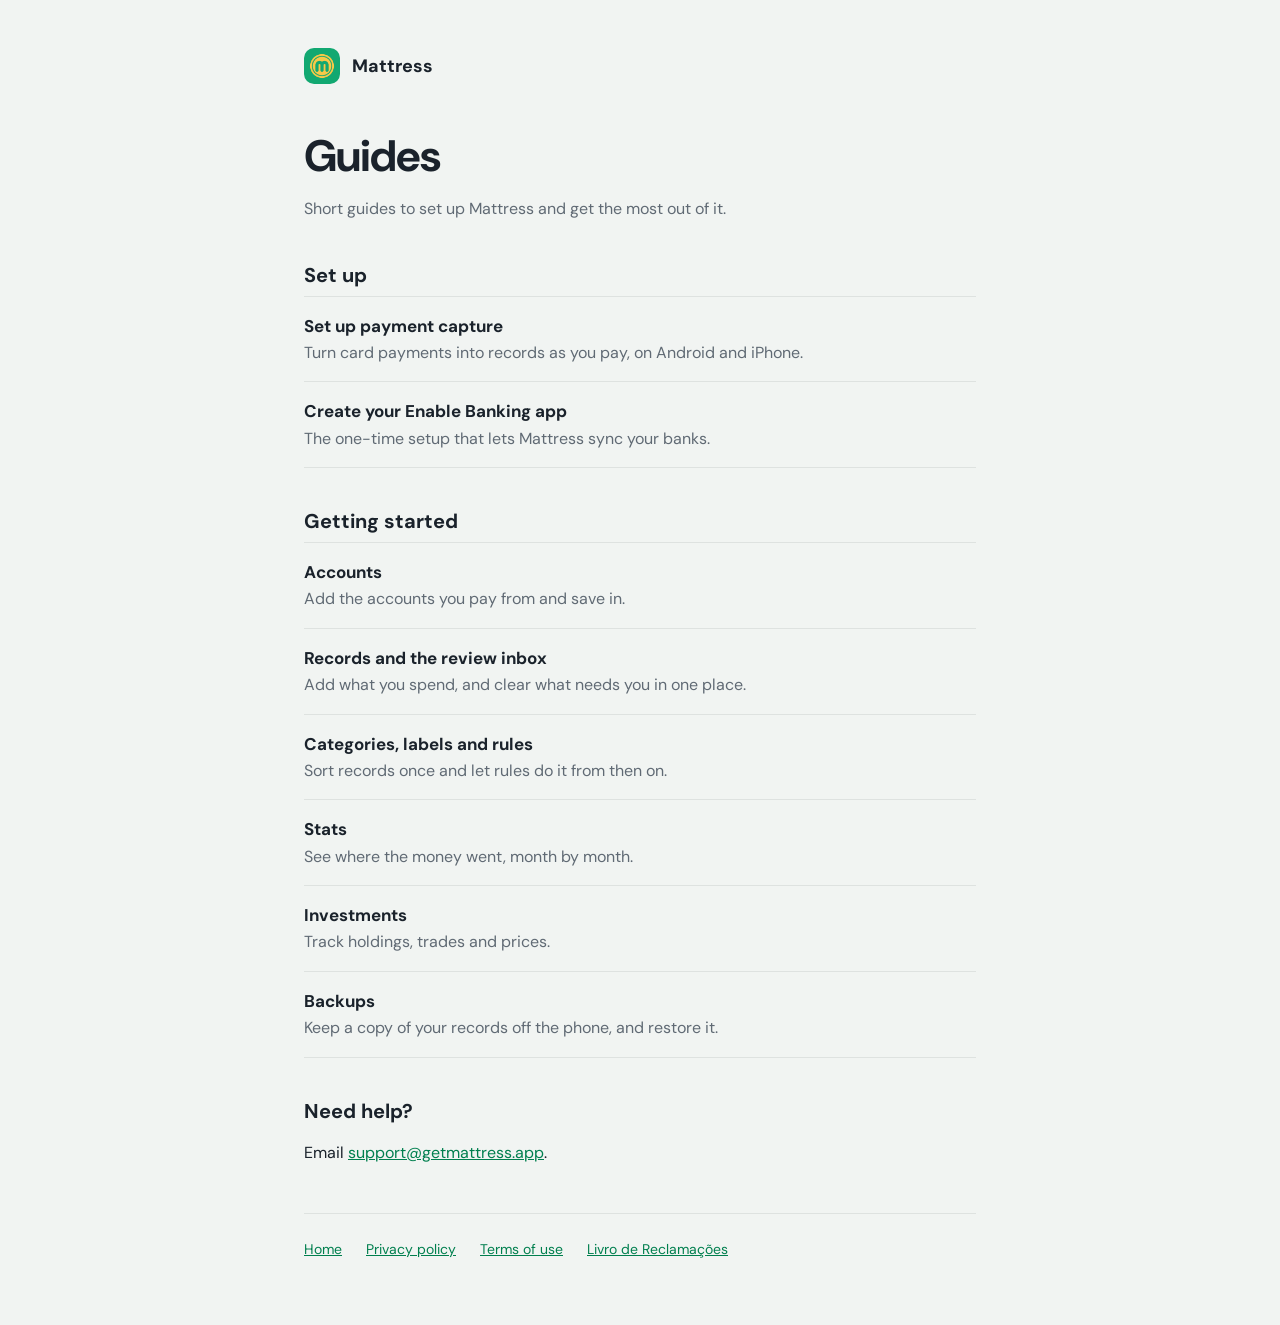
<file: guides/index.html>
<!doctype html>
<html lang="en">
  <head>
    <meta charset="utf-8" />
    <meta name="viewport" content="width=device-width, initial-scale=1" />
    <title>Guides · Mattress</title>
    <link rel="icon" href="../favicon.svg" type="image/svg+xml" />
    <link rel="preconnect" href="https://fonts.googleapis.com" />
    <link rel="preconnect" href="https://fonts.gstatic.com" crossorigin />
    <link
      rel="stylesheet"
      href="https://fonts.googleapis.com/css2?family=DM+Sans:wght@400;600;700&display=swap"
    />
    <link rel="stylesheet" href="../styles.css" />
  </head>
  <body>
    <main class="policy">
      <a class="brand" href="../"><img src="../icon.png" alt="" />Mattress</a>

      <h1>Guides</h1>
      <p class="updated">
        Short guides to set up Mattress and get the most out of it.
      </p>

      <h2>Set up</h2>
      <ul class="guide-list">
        <li>
          <a href="payment-capture.html"
            ><strong>Set up payment capture</strong>Turn card payments into
            records as you pay, on Android and iPhone.</a
          >
        </li>
        <li>
          <a href="enable-banking.html"
            ><strong>Create your Enable Banking app</strong>The one-time setup
            that lets Mattress sync your banks.</a
          >
        </li>
      </ul>

      <h2>Getting started</h2>
      <ul class="guide-list">
        <li>
          <a href="accounts.html"
            ><strong>Accounts</strong>Add the accounts you pay from and save
            in.</a
          >
        </li>
        <li>
          <a href="records-and-review.html"
            ><strong>Records and the review inbox</strong>Add what you spend,
            and clear what needs you in one place.</a
          >
        </li>
        <li>
          <a href="categories-and-rules.html"
            ><strong>Categories, labels and rules</strong>Sort records once and
            let rules do it from then on.</a
          >
        </li>
        <li>
          <a href="stats.html"
            ><strong>Stats</strong>See where the money went, month by month.</a
          >
        </li>
        <li>
          <a href="investments.html"
            ><strong>Investments</strong>Track holdings, trades and prices.</a
          >
        </li>
        <li>
          <a href="backups.html"
            ><strong>Backups</strong>Keep a copy of your records off the phone,
            and restore it.</a
          >
        </li>
      </ul>

      <h2>Need help?</h2>
      <p>
        Email
        <a href="mailto:support@getmattress.app">support@getmattress.app</a>.
      </p>

      <footer>
        <a href="../">Home</a>
        <a href="../privacy.html">Privacy policy</a>
        <a href="../terms.html">Terms of use</a>
        <a href="https://www.livroreclamacoes.pt/" lang="pt"
          >Livro de Reclamações</a
        >
      </footer>
    </main>
  </body>
</html>
</file>
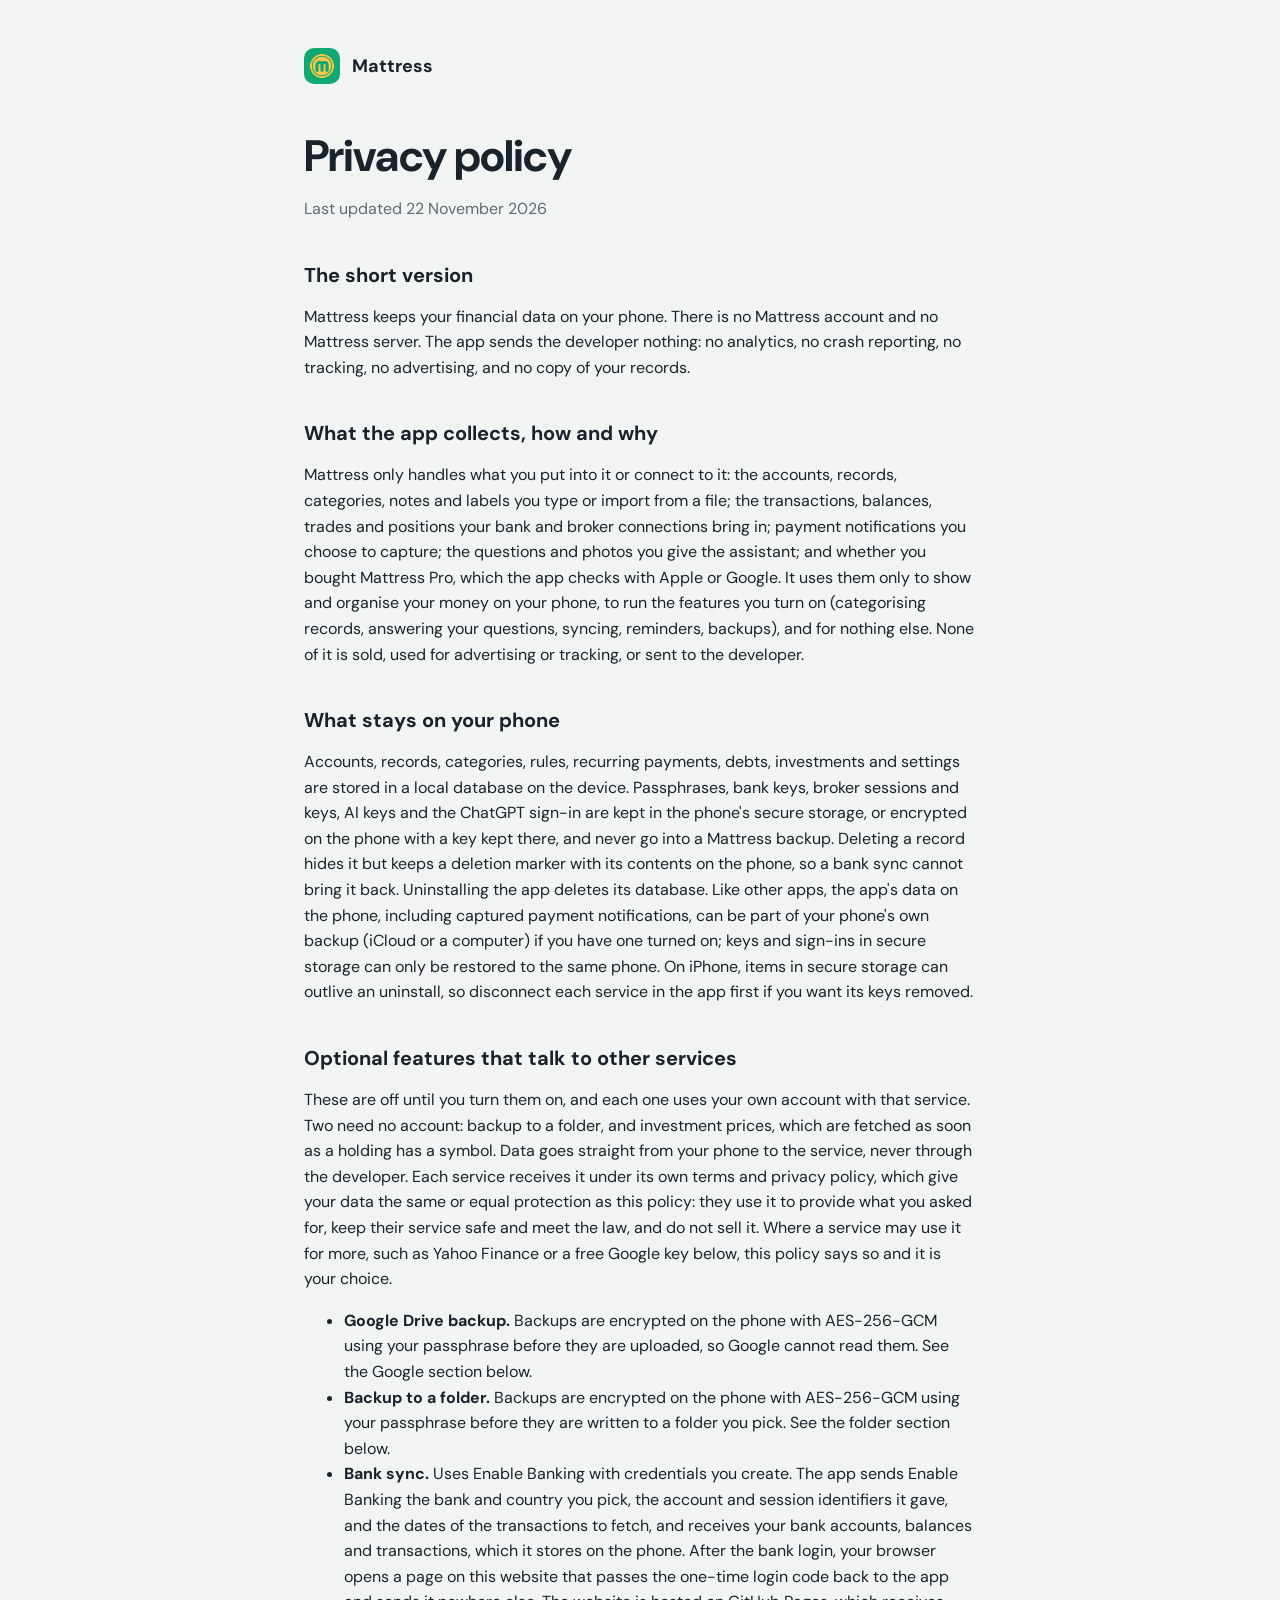
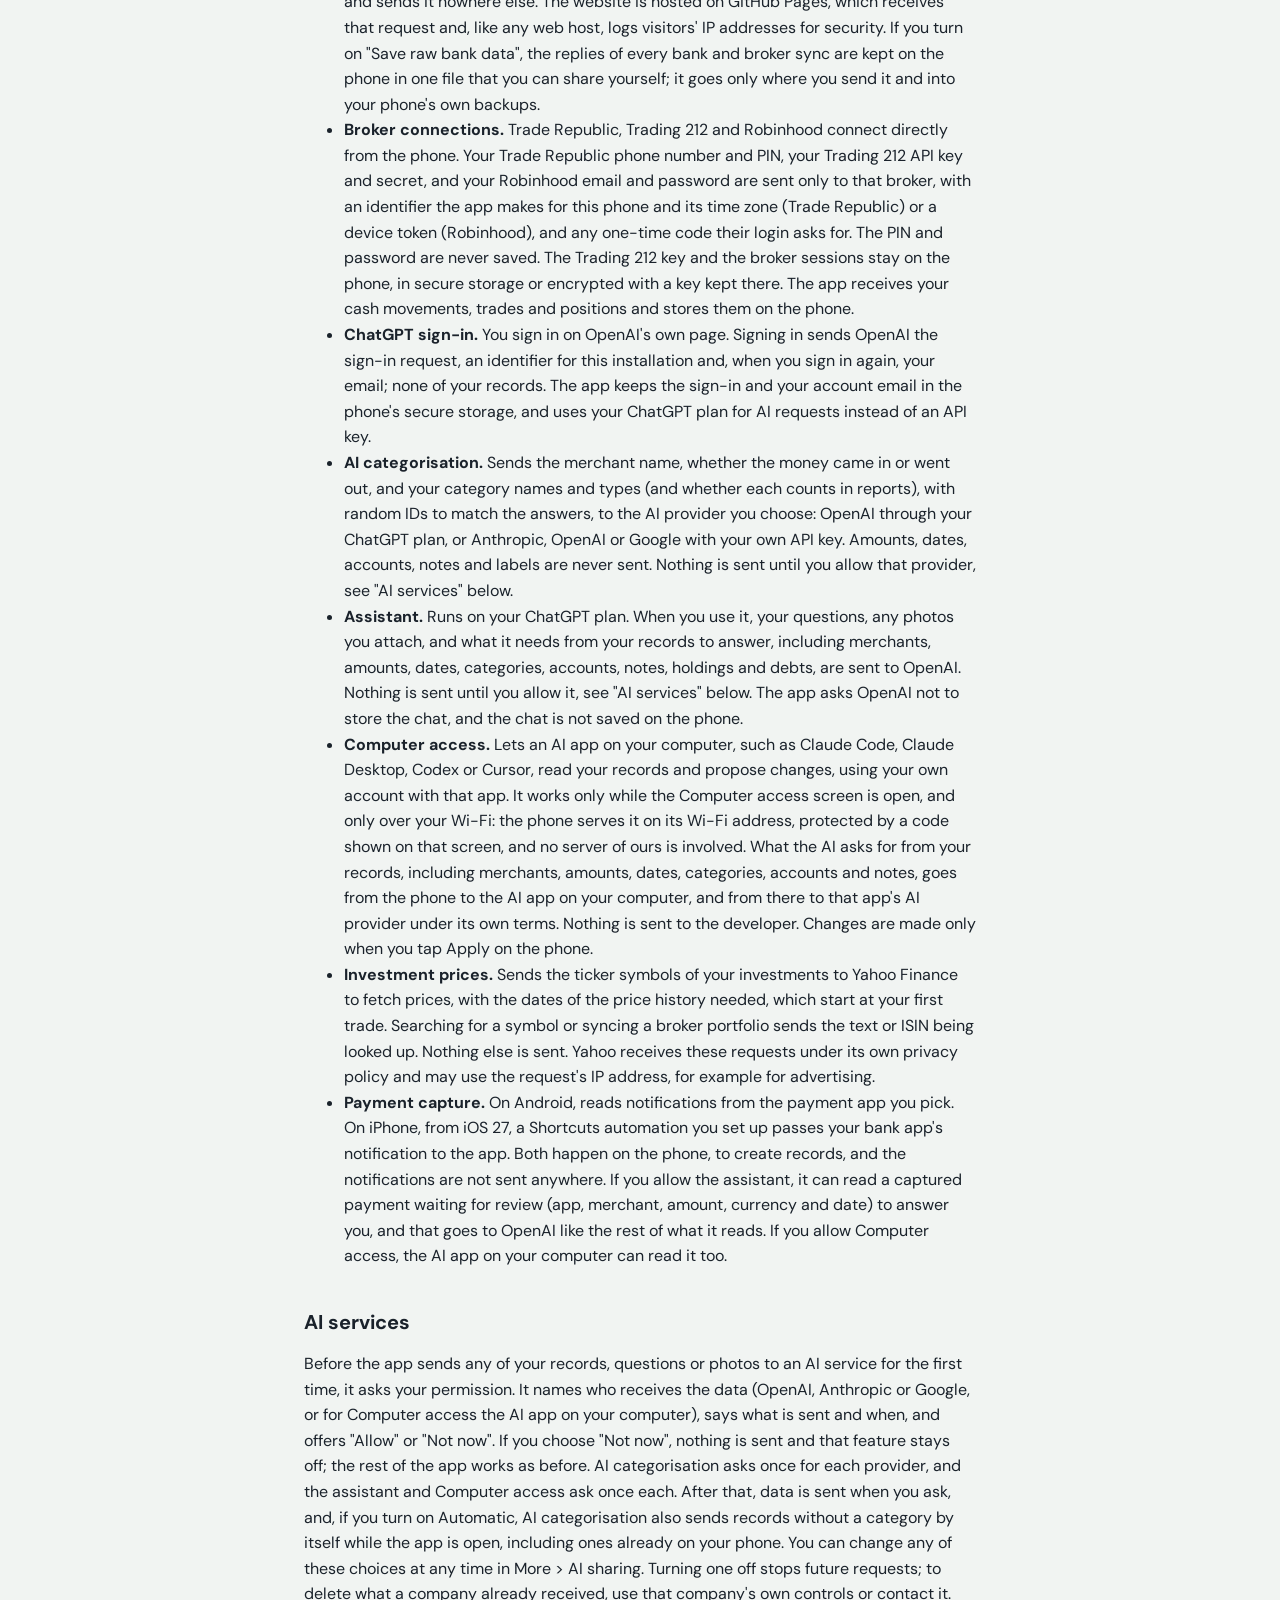
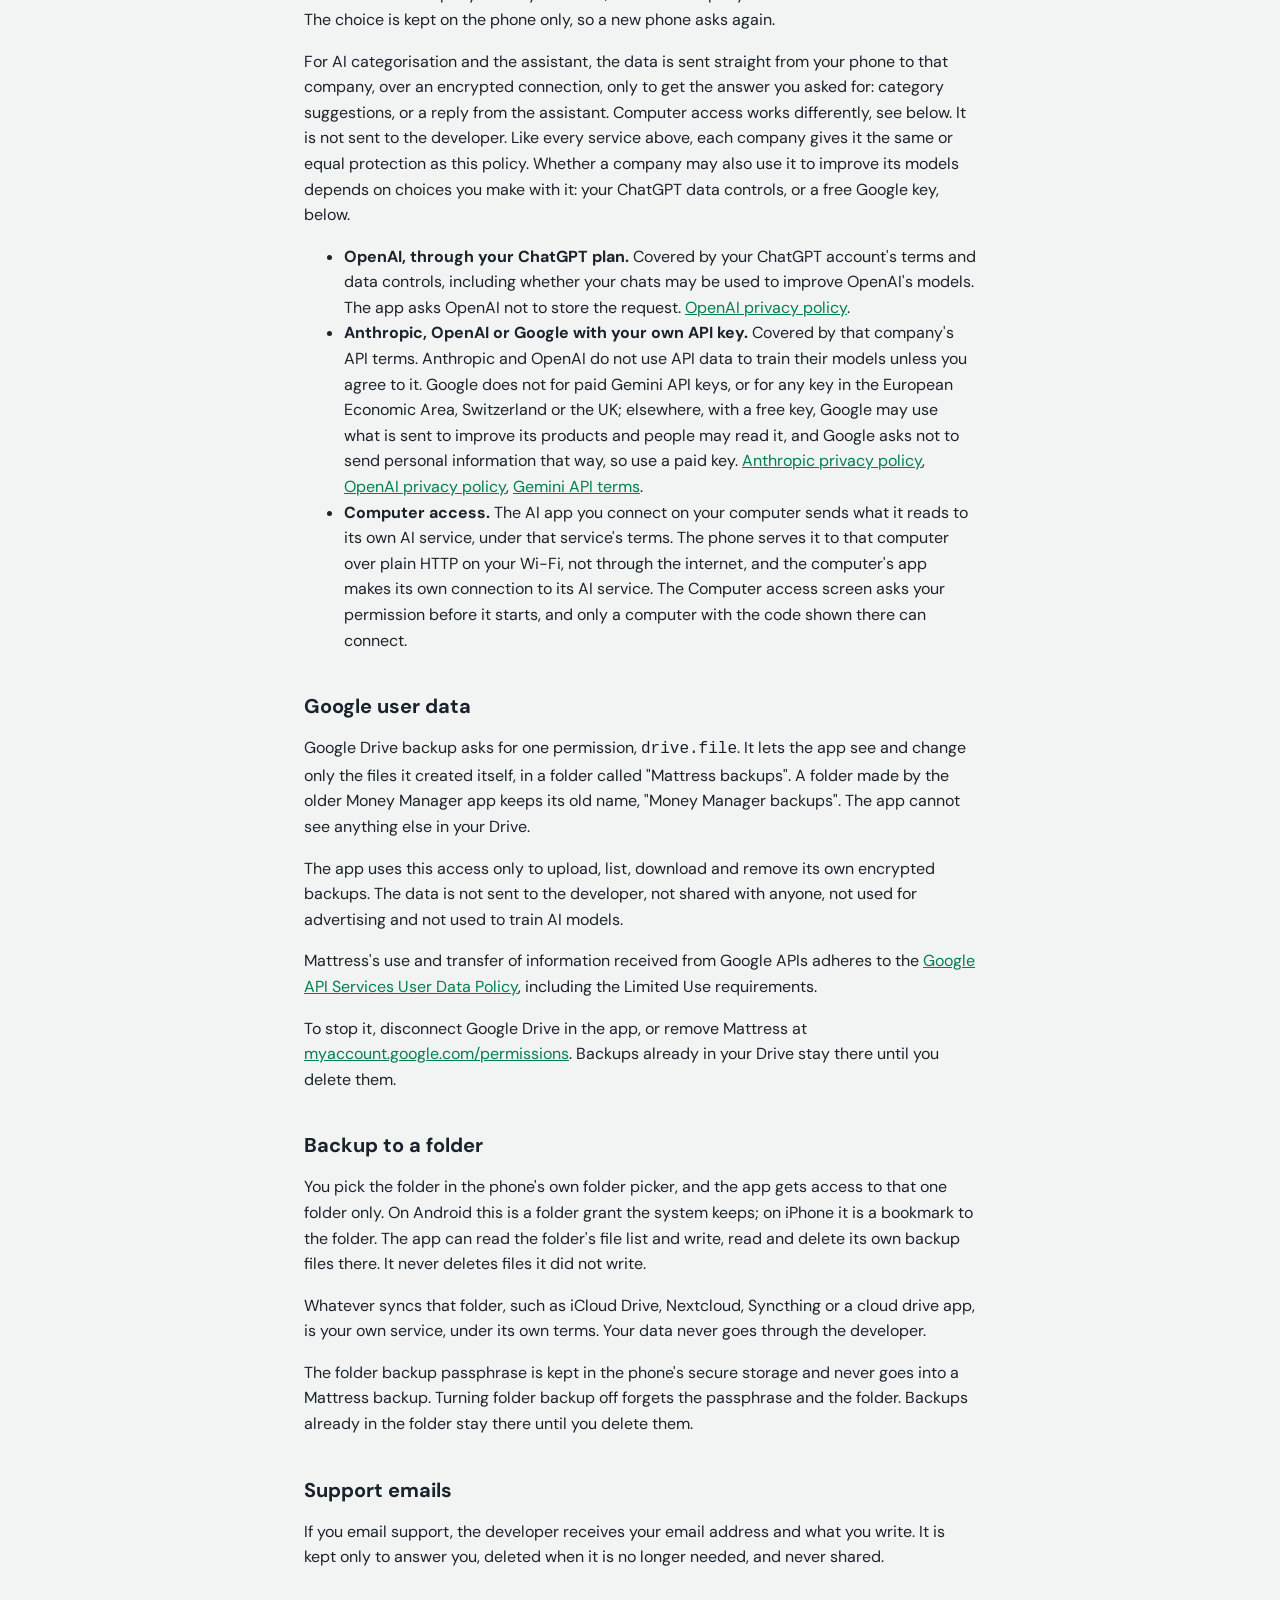
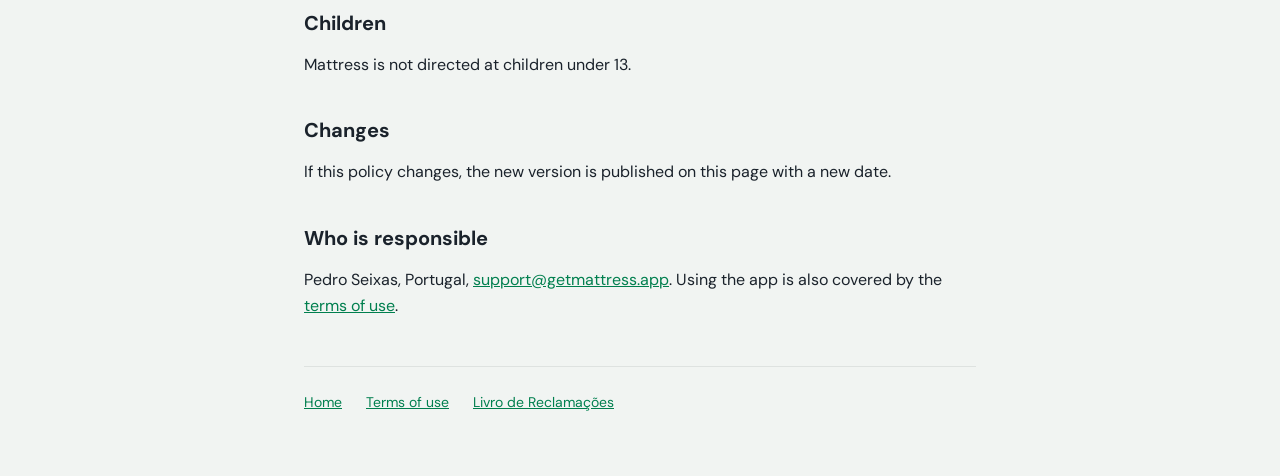
<file: privacy.html>
<!doctype html>
<html lang="en">
  <head>
    <meta charset="utf-8" />
    <meta name="viewport" content="width=device-width, initial-scale=1" />
    <title>Privacy policy · Mattress</title>
    <link rel="icon" href="favicon.svg" type="image/svg+xml" />
    <link rel="preconnect" href="https://fonts.googleapis.com" />
    <link rel="preconnect" href="https://fonts.gstatic.com" crossorigin />
    <link
      rel="stylesheet"
      href="https://fonts.googleapis.com/css2?family=DM+Sans:wght@400;600;700&display=swap"
    />
    <link rel="stylesheet" href="styles.css" />
  </head>
  <body>
    <main class="policy">
      <a class="brand" href="./"><img src="icon.png" alt="" />Mattress</a>

      <h1>Privacy policy</h1>
      <p class="updated">Last updated 22 November 2026</p>

      <h2>The short version</h2>
      <p>
        Mattress keeps your financial data on your phone. There is no Mattress
        account and no Mattress server. The app sends the developer nothing: no
        analytics, no crash reporting, no tracking, no advertising, and no copy
        of your records.
      </p>

      <h2>What the app collects, how and why</h2>
      <p>
        Mattress only handles what you put into it or connect to it: the
        accounts, records, categories, notes and labels you type or import from
        a file; the transactions, balances, trades and positions your bank and
        broker connections bring in; payment notifications you choose to
        capture; the questions and photos you give the assistant; and whether
        you bought Mattress Pro, which the app checks with Apple or Google. It
        uses them only to show and organise your money on your phone, to run the
        features you turn on (categorising records, answering your questions,
        syncing, reminders, backups), and for nothing else. None of it is sold,
        used for advertising or tracking, or sent to the developer.
      </p>

      <h2>What stays on your phone</h2>
      <p>
        Accounts, records, categories, rules, recurring payments, debts,
        investments and settings are stored in a local database on the device.
        Passphrases, bank keys, broker sessions and keys, AI keys and the
        ChatGPT sign-in are kept in the phone's secure storage, or encrypted on
        the phone with a key kept there, and never go into a Mattress backup.
        Deleting a record hides it but keeps a deletion marker with its contents
        on the phone, so a bank sync cannot bring it back. Uninstalling the app
        deletes its database. Like other apps, the app's data on the phone,
        including captured payment notifications, can be part of your phone's
        own backup (iCloud or a computer) if you have one turned on; keys and
        sign-ins in secure storage can only be restored to the same phone. On
        iPhone, items in secure storage can outlive an uninstall, so disconnect
        each service in the app first if you want its keys removed.
      </p>

      <h2>Optional features that talk to other services</h2>
      <p>
        These are off until you turn them on, and each one uses your own account
        with that service. Two need no account: backup to a folder, and
        investment prices, which are fetched as soon as a holding has a symbol.
        Data goes straight from your phone to the service, never through the
        developer. Each service receives it under its own terms and privacy
        policy, which give your data the same or equal protection as this
        policy: they use it to provide what you asked for, keep their service
        safe and meet the law, and do not sell it. Where a service may use it
        for more, such as Yahoo Finance or a free Google key below, this policy
        says so and it is your choice.
      </p>
      <ul>
        <li>
          <strong>Google Drive backup.</strong> Backups are encrypted on the
          phone with AES-256-GCM using your passphrase before they are uploaded,
          so Google cannot read them. See the Google section below.
        </li>
        <li>
          <strong>Backup to a folder.</strong> Backups are encrypted on the
          phone with AES-256-GCM using your passphrase before they are written
          to a folder you pick. See the folder section below.
        </li>
        <li>
          <strong>Bank sync.</strong> Uses Enable Banking with credentials you
          create. The app sends Enable Banking the bank and country you pick,
          the account and session identifiers it gave, and the dates of the
          transactions to fetch, and receives your bank accounts, balances and
          transactions, which it stores on the phone. After the bank login, your
          browser opens a page on this website that passes the one-time login
          code back to the app and sends it nowhere else. The website is hosted
          on GitHub Pages, which receives that request and, like any web host,
          logs visitors' IP addresses for security. If you turn on "Save raw
          bank data", the replies of every bank and broker sync are kept on the
          phone in one file that you can share yourself; it goes only where you
          send it and into your phone's own backups.
        </li>
        <li>
          <strong>Broker connections.</strong> Trade Republic, Trading 212 and
          Robinhood connect directly from the phone. Your Trade Republic phone
          number and PIN, your Trading 212 API key and secret, and your
          Robinhood email and password are sent only to that broker, with an
          identifier the app makes for this phone and its time zone (Trade
          Republic) or a device token (Robinhood), and any one-time code their
          login asks for. The PIN and password are never saved. The Trading 212
          key and the broker sessions stay on the phone, in secure storage or
          encrypted with a key kept there. The app receives your cash movements,
          trades and positions and stores them on the phone.
        </li>
        <li>
          <strong>ChatGPT sign-in.</strong> You sign in on OpenAI's own page.
          Signing in sends OpenAI the sign-in request, an identifier for this
          installation and, when you sign in again, your email; none of your
          records. The app keeps the sign-in and your account email in the
          phone's secure storage, and uses your ChatGPT plan for AI requests
          instead of an API key.
        </li>
        <li>
          <strong>AI categorisation.</strong> Sends the merchant name, whether
          the money came in or went out, and your category names and types (and
          whether each counts in reports), with random IDs to match the answers,
          to the AI provider you choose: OpenAI through your ChatGPT plan, or
          Anthropic, OpenAI or Google with your own API key. Amounts, dates,
          accounts, notes and labels are never sent. Nothing is sent until you
          allow that provider, see "AI services" below.
        </li>
        <li>
          <strong>Assistant.</strong> Runs on your ChatGPT plan. When you use
          it, your questions, any photos you attach, and what it needs from your
          records to answer, including merchants, amounts, dates, categories,
          accounts, notes, holdings and debts, are sent to OpenAI. Nothing is
          sent until you allow it, see "AI services" below. The app asks OpenAI
          not to store the chat, and the chat is not saved on the phone.
        </li>
        <li>
          <strong>Computer access.</strong> Lets an AI app on your computer,
          such as Claude Code, Claude Desktop, Codex or Cursor, read your
          records and propose changes, using your own account with that app. It
          works only while the Computer access screen is open, and only over
          your Wi-Fi: the phone serves it on its Wi-Fi address, protected by a
          code shown on that screen, and no server of ours is involved. What the
          AI asks for from your records, including merchants, amounts, dates,
          categories, accounts and notes, goes from the phone to the AI app on
          your computer, and from there to that app's AI provider under its own
          terms. Nothing is sent to the developer. Changes are made only when
          you tap Apply on the phone.
        </li>
        <li>
          <strong>Investment prices.</strong> Sends the ticker symbols of your
          investments to Yahoo Finance to fetch prices, with the dates of the
          price history needed, which start at your first trade. Searching for a
          symbol or syncing a broker portfolio sends the text or ISIN being
          looked up. Nothing else is sent. Yahoo receives these requests under
          its own privacy policy and may use the request's IP address, for
          example for advertising.
        </li>
        <li>
          <strong>Payment capture.</strong> On Android, reads notifications from
          the payment app you pick. On iPhone, from iOS 27, a Shortcuts
          automation you set up passes your bank app's notification to the app.
          Both happen on the phone, to create records, and the notifications are
          not sent anywhere. If you allow the assistant, it can read a captured
          payment waiting for review (app, merchant, amount, currency and date)
          to answer you, and that goes to OpenAI like the rest of what it reads.
          If you allow Computer access, the AI app on your computer can read it
          too.
        </li>
      </ul>

      <h2>AI services</h2>
      <p>
        Before the app sends any of your records, questions or photos to an AI
        service for the first time, it asks your permission. It names who
        receives the data (OpenAI, Anthropic or Google, or for Computer access
        the AI app on your computer), says what is sent and when, and offers
        "Allow" or "Not now". If you choose "Not now", nothing is sent and that
        feature stays off; the rest of the app works as before. AI
        categorisation asks once for each provider, and the assistant and
        Computer access ask once each. After that, data is sent when you ask,
        and, if you turn on Automatic, AI categorisation also sends records
        without a category by itself while the app is open, including ones
        already on your phone. You can change any of these choices at any time
        in More &gt; AI sharing. Turning one off stops future requests; to
        delete what a company already received, use that company's own controls
        or contact it. The choice is kept on the phone only, so a new phone asks
        again.
      </p>
      <p>
        For AI categorisation and the assistant, the data is sent straight from
        your phone to that company, over an encrypted connection, only to get
        the answer you asked for: category suggestions, or a reply from the
        assistant. Computer access works differently, see below. It is not sent
        to the developer. Like every service above, each company gives it the
        same or equal protection as this policy. Whether a company may also use
        it to improve its models depends on choices you make with it: your
        ChatGPT data controls, or a free Google key, below.
      </p>
      <ul>
        <li>
          <strong>OpenAI, through your ChatGPT plan.</strong> Covered by your
          ChatGPT account's terms and data controls, including whether your
          chats may be used to improve OpenAI's models. The app asks OpenAI not
          to store the request.
          <a href="https://openai.com/policies/privacy-policy/"
            >OpenAI privacy policy</a
          >.
        </li>
        <li>
          <strong>Anthropic, OpenAI or Google with your own API key.</strong>
          Covered by that company's API terms. Anthropic and OpenAI do not use
          API data to train their models unless you agree to it. Google does not
          for paid Gemini API keys, or for any key in the European Economic
          Area, Switzerland or the UK; elsewhere, with a free key, Google may
          use what is sent to improve its products and people may read it, and
          Google asks not to send personal information that way, so use a paid
          key.
          <a href="https://www.anthropic.com/legal/privacy"
            >Anthropic privacy policy</a
          >,
          <a href="https://openai.com/policies/privacy-policy/"
            >OpenAI privacy policy</a
          >,
          <a href="https://ai.google.dev/gemini-api/terms">Gemini API terms</a>.
        </li>
        <li>
          <strong>Computer access.</strong> The AI app you connect on your
          computer sends what it reads to its own AI service, under that
          service's terms. The phone serves it to that computer over plain HTTP
          on your Wi-Fi, not through the internet, and the computer's app makes
          its own connection to its AI service. The Computer access screen asks
          your permission before it starts, and only a computer with the code
          shown there can connect.
        </li>
      </ul>

      <h2>Google user data</h2>
      <p>
        Google Drive backup asks for one permission,
        <code>drive.file</code>. It lets the app see and change only the files
        it created itself, in a folder called "Mattress backups". A folder made
        by the older Money Manager app keeps its old name, "Money Manager
        backups". The app cannot see anything else in your Drive.
      </p>
      <p>
        The app uses this access only to upload, list, download and remove its
        own encrypted backups. The data is not sent to the developer, not shared
        with anyone, not used for advertising and not used to train AI models.
      </p>
      <p>
        Mattress's use and transfer of information received from Google APIs
        adheres to the
        <a
          href="https://developers.google.com/terms/api-services-user-data-policy"
          >Google API Services User Data Policy</a
        >, including the Limited Use requirements.
      </p>
      <p>
        To stop it, disconnect Google Drive in the app, or remove Mattress at
        <a href="https://myaccount.google.com/permissions"
          >myaccount.google.com/permissions</a
        >. Backups already in your Drive stay there until you delete them.
      </p>

      <h2>Backup to a folder</h2>
      <p>
        You pick the folder in the phone's own folder picker, and the app gets
        access to that one folder only. On Android this is a folder grant the
        system keeps; on iPhone it is a bookmark to the folder. The app can read
        the folder's file list and write, read and delete its own backup files
        there. It never deletes files it did not write.
      </p>
      <p>
        Whatever syncs that folder, such as iCloud Drive, Nextcloud, Syncthing
        or a cloud drive app, is your own service, under its own terms. Your
        data never goes through the developer.
      </p>
      <p>
        The folder backup passphrase is kept in the phone's secure storage and
        never goes into a Mattress backup. Turning folder backup off forgets the
        passphrase and the folder. Backups already in the folder stay there
        until you delete them.
      </p>

      <h2>Support emails</h2>
      <p>
        If you email support, the developer receives your email address and what
        you write. It is kept only to answer you, deleted when it is no longer
        needed, and never shared.
      </p>

      <h2>Children</h2>
      <p>Mattress is not directed at children under 13.</p>

      <h2>Changes</h2>
      <p>
        If this policy changes, the new version is published on this page with a
        new date.
      </p>

      <h2>Who is responsible</h2>
      <p>
        Pedro Seixas, Portugal,
        <a href="mailto:support@getmattress.app">support@getmattress.app</a>.
        Using the app is also covered by the
        <a href="terms.html">terms of use</a>.
      </p>

      <footer>
        <a href="./">Home</a>
        <a href="terms.html">Terms of use</a>
        <a href="https://www.livroreclamacoes.pt/" lang="pt"
          >Livro de Reclamações</a
        >
      </footer>
    </main>
  </body>
</html>
</file>
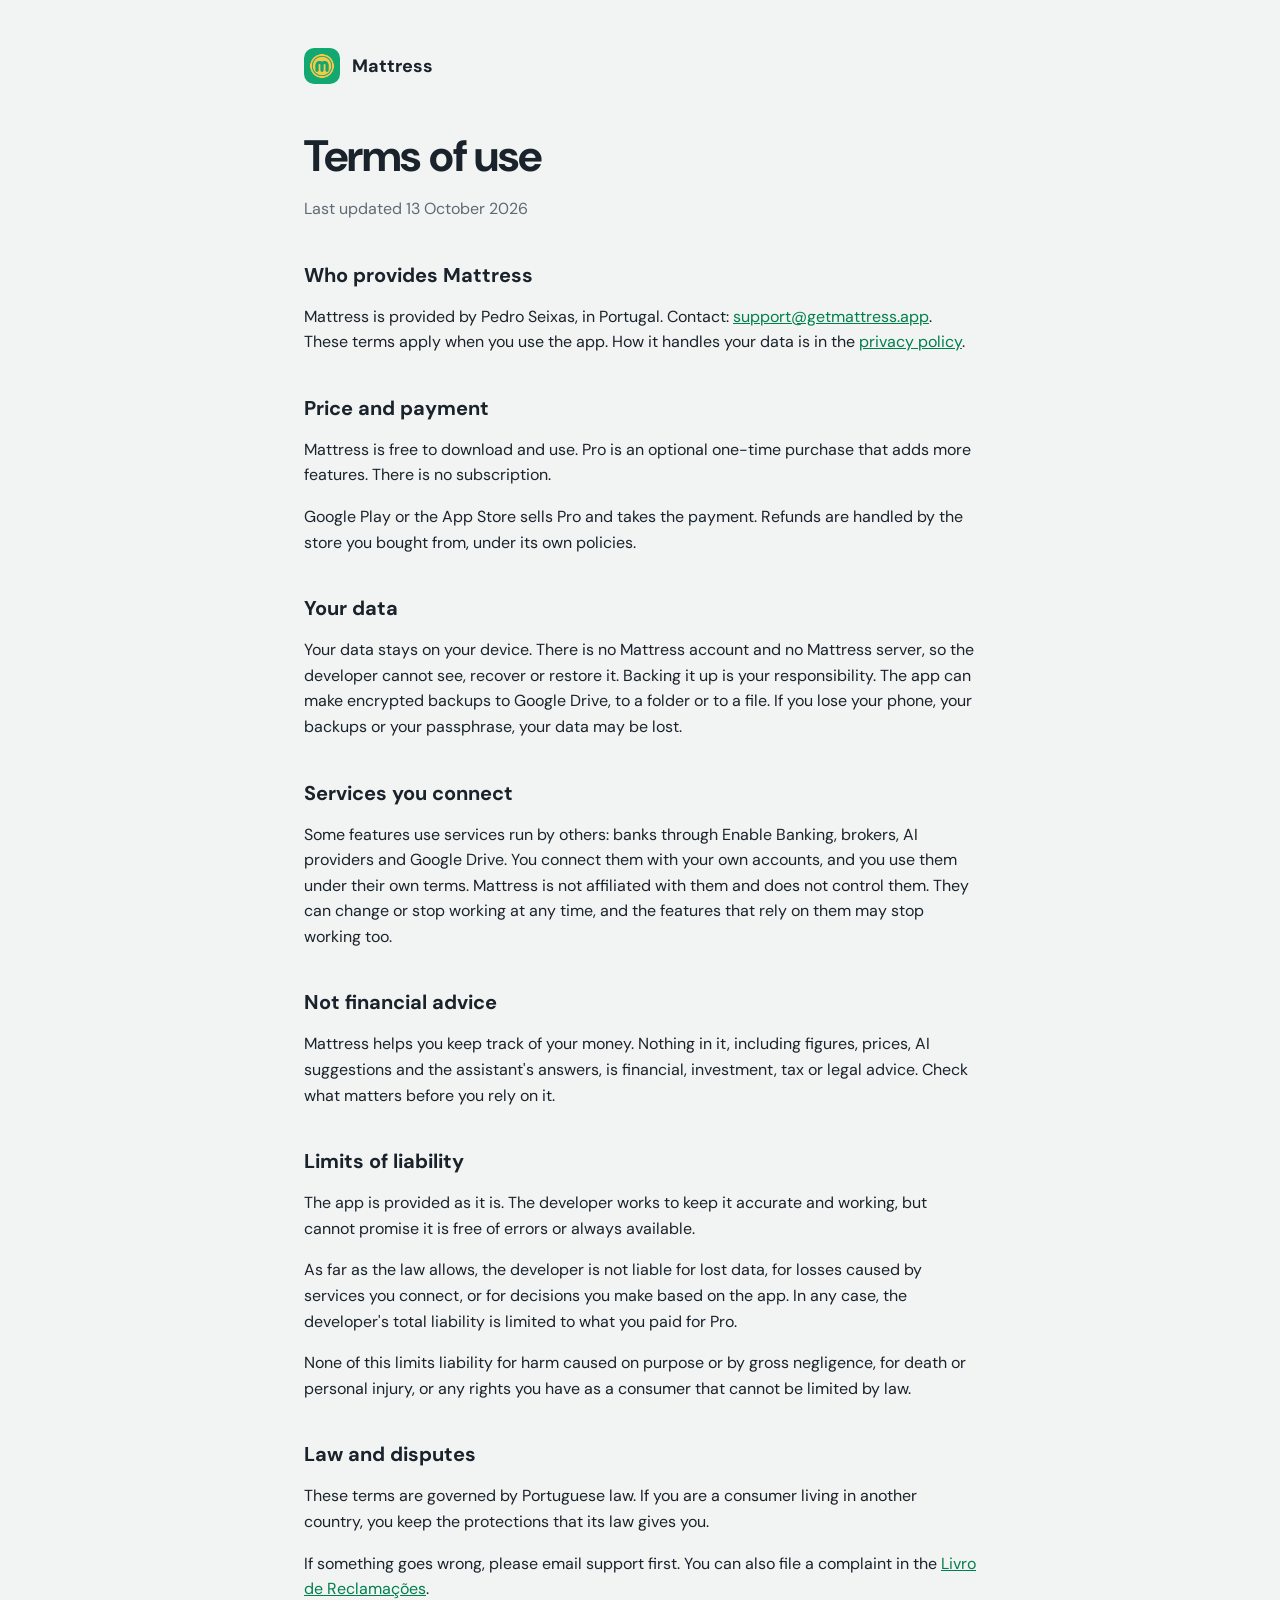
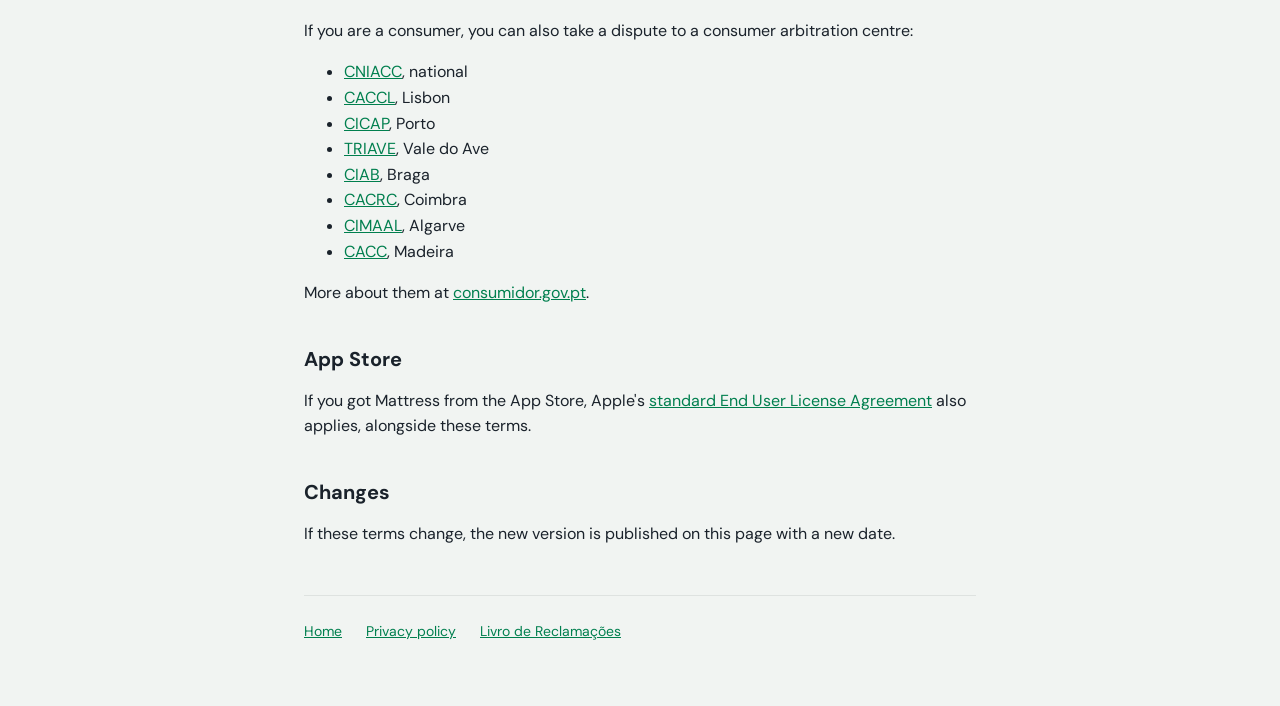
<file: terms.html>
<!doctype html>
<html lang="en">
  <head>
    <meta charset="utf-8" />
    <meta name="viewport" content="width=device-width, initial-scale=1" />
    <title>Terms of use · Mattress</title>
    <link rel="icon" href="favicon.svg" type="image/svg+xml" />
    <link rel="preconnect" href="https://fonts.googleapis.com" />
    <link rel="preconnect" href="https://fonts.gstatic.com" crossorigin />
    <link
      rel="stylesheet"
      href="https://fonts.googleapis.com/css2?family=DM+Sans:wght@400;600;700&display=swap"
    />
    <link rel="stylesheet" href="styles.css" />
  </head>
  <body>
    <main class="policy">
      <a class="brand" href="./"><img src="icon.png" alt="" />Mattress</a>

      <h1>Terms of use</h1>
      <p class="updated">Last updated 13 October 2026</p>

      <h2>Who provides Mattress</h2>
      <p>
        Mattress is provided by Pedro Seixas, in Portugal. Contact:
        <a href="mailto:support@getmattress.app">support@getmattress.app</a>.
        These terms apply when you use the app. How it handles your data is in
        the <a href="privacy.html">privacy policy</a>.
      </p>

      <h2>Price and payment</h2>
      <p>
        Mattress is free to download and use. Pro is an optional one-time
        purchase that adds more features. There is no subscription.
      </p>
      <p>
        Google Play or the App Store sells Pro and takes the payment. Refunds
        are handled by the store you bought from, under its own policies.
      </p>

      <h2>Your data</h2>
      <p>
        Your data stays on your device. There is no Mattress account and no
        Mattress server, so the developer cannot see, recover or restore it.
        Backing it up is your responsibility. The app can make encrypted backups
        to Google Drive, to a folder or to a file. If you lose your phone, your
        backups or your passphrase, your data may be lost.
      </p>

      <h2>Services you connect</h2>
      <p>
        Some features use services run by others: banks through Enable Banking,
        brokers, AI providers and Google Drive. You connect them with your own
        accounts, and you use them under their own terms. Mattress is not
        affiliated with them and does not control them. They can change or stop
        working at any time, and the features that rely on them may stop working
        too.
      </p>

      <h2>Not financial advice</h2>
      <p>
        Mattress helps you keep track of your money. Nothing in it, including
        figures, prices, AI suggestions and the assistant's answers, is
        financial, investment, tax or legal advice. Check what matters before
        you rely on it.
      </p>

      <h2>Limits of liability</h2>
      <p>
        The app is provided as it is. The developer works to keep it accurate
        and working, but cannot promise it is free of errors or always
        available.
      </p>
      <p>
        As far as the law allows, the developer is not liable for lost data, for
        losses caused by services you connect, or for decisions you make based
        on the app. In any case, the developer's total liability is limited to
        what you paid for Pro.
      </p>
      <p>
        None of this limits liability for harm caused on purpose or by gross
        negligence, for death or personal injury, or any rights you have as a
        consumer that cannot be limited by law.
      </p>

      <h2>Law and disputes</h2>
      <p>
        These terms are governed by Portuguese law. If you are a consumer living
        in another country, you keep the protections that its law gives you.
      </p>
      <p>
        If something goes wrong, please email support first. You can also file a
        complaint in the
        <a href="https://www.livroreclamacoes.pt/" lang="pt"
          >Livro de Reclamações</a
        >.
      </p>
      <p>
        If you are a consumer, you can also take a dispute to a consumer
        arbitration centre:
      </p>
      <ul>
        <li><a href="https://www.cniacc.pt/">CNIACC</a>, national</li>
        <li>
          <a href="https://www.centroarbitragemlisboa.pt/">CACCL</a>, Lisbon
        </li>
        <li><a href="https://cicap.pt/">CICAP</a>, Porto</li>
        <li><a href="https://www.triave.pt/">TRIAVE</a>, Vale do Ave</li>
        <li><a href="https://ciab.pt/">CIAB</a>, Braga</li>
        <li><a href="https://cacrc.pt/">CACRC</a>, Coimbra</li>
        <li><a href="https://www.consumoalgarve.pt/">CIMAAL</a>, Algarve</li>
        <li><a href="https://www.madeira.gov.pt/cacc">CACC</a>, Madeira</li>
      </ul>
      <p>
        More about them at
        <a href="https://www.consumidor.gov.pt/">consumidor.gov.pt</a>.
      </p>

      <h2>App Store</h2>
      <p>
        If you got Mattress from the App Store, Apple's
        <a
          href="https://www.apple.com/legal/internet-services/itunes/dev/stdeula/"
          >standard End User License Agreement</a
        >
        also applies, alongside these terms.
      </p>

      <h2>Changes</h2>
      <p>
        If these terms change, the new version is published on this page with a
        new date.
      </p>

      <footer>
        <a href="./">Home</a>
        <a href="privacy.html">Privacy policy</a>
        <a href="https://www.livroreclamacoes.pt/" lang="pt"
          >Livro de Reclamações</a
        >
      </footer>
    </main>
  </body>
</html>
</file>
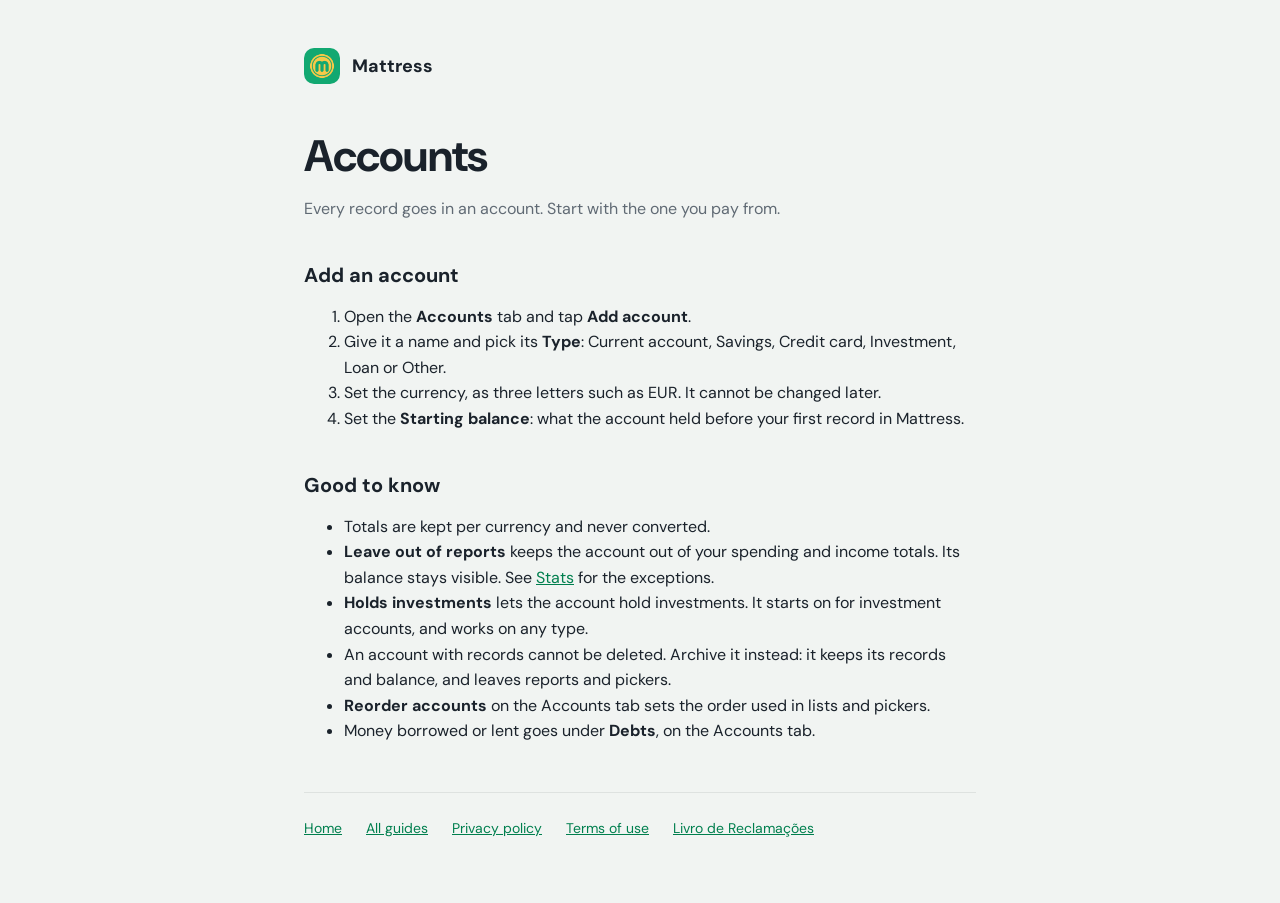
<file: guides/accounts.html>
<!doctype html>
<html lang="en">
  <head>
    <meta charset="utf-8" />
    <meta name="viewport" content="width=device-width, initial-scale=1" />
    <title>Accounts · Mattress</title>
    <link rel="icon" href="../favicon.svg" type="image/svg+xml" />
    <link rel="preconnect" href="https://fonts.googleapis.com" />
    <link rel="preconnect" href="https://fonts.gstatic.com" crossorigin />
    <link
      rel="stylesheet"
      href="https://fonts.googleapis.com/css2?family=DM+Sans:wght@400;600;700&display=swap"
    />
    <link rel="stylesheet" href="../styles.css" />
  </head>
  <body>
    <main class="policy">
      <a class="brand" href="../"><img src="../icon.png" alt="" />Mattress</a>

      <h1>Accounts</h1>
      <p class="updated">
        Every record goes in an account. Start with the one you pay from.
      </p>

      <h2>Add an account</h2>
      <ol>
        <li>
          Open the <strong>Accounts</strong> tab and tap
          <strong>Add account</strong>.
        </li>
        <li>
          Give it a name and pick its <strong>Type</strong>: Current account,
          Savings, Credit card, Investment, Loan or Other.
        </li>
        <li>
          Set the currency, as three letters such as EUR. It cannot be changed
          later.
        </li>
        <li>
          Set the <strong>Starting balance</strong>: what the account held
          before your first record in Mattress.
        </li>
      </ol>

      <h2>Good to know</h2>
      <ul>
        <li>Totals are kept per currency and never converted.</li>
        <li>
          <strong>Leave out of reports</strong> keeps the account out of your
          spending and income totals. Its balance stays visible. See
          <a href="stats.html">Stats</a> for the exceptions.
        </li>
        <li>
          <strong>Holds investments</strong> lets the account hold investments.
          It starts on for investment accounts, and works on any type.
        </li>
        <li>
          An account with records cannot be deleted. Archive it instead: it
          keeps its records and balance, and leaves reports and pickers.
        </li>
        <li>
          <strong>Reorder accounts</strong> on the Accounts tab sets the order
          used in lists and pickers.
        </li>
        <li>
          Money borrowed or lent goes under <strong>Debts</strong>, on the
          Accounts tab.
        </li>
      </ul>

      <footer>
        <a href="../">Home</a>
        <a href="./">All guides</a>
        <a href="../privacy.html">Privacy policy</a>
        <a href="../terms.html">Terms of use</a>
        <a href="https://www.livroreclamacoes.pt/" lang="pt"
          >Livro de Reclamações</a
        >
      </footer>
    </main>
  </body>
</html>
</file>
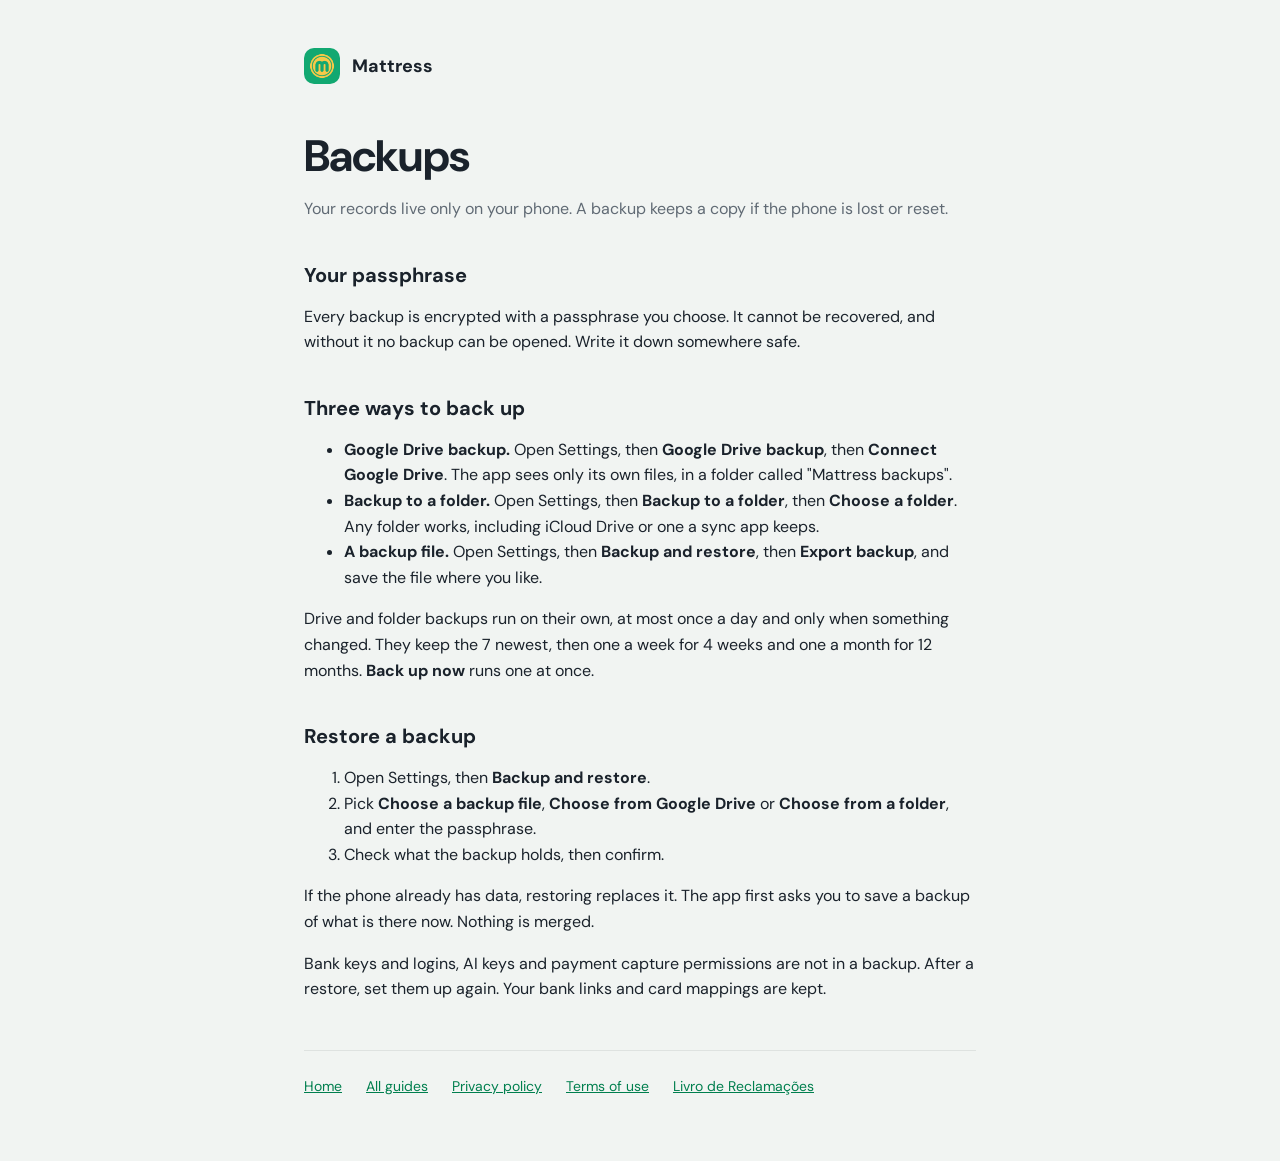
<file: guides/backups.html>
<!doctype html>
<html lang="en">
  <head>
    <meta charset="utf-8" />
    <meta name="viewport" content="width=device-width, initial-scale=1" />
    <title>Backups · Mattress</title>
    <link rel="icon" href="../favicon.svg" type="image/svg+xml" />
    <link rel="preconnect" href="https://fonts.googleapis.com" />
    <link rel="preconnect" href="https://fonts.gstatic.com" crossorigin />
    <link
      rel="stylesheet"
      href="https://fonts.googleapis.com/css2?family=DM+Sans:wght@400;600;700&display=swap"
    />
    <link rel="stylesheet" href="../styles.css" />
  </head>
  <body>
    <main class="policy">
      <a class="brand" href="../"><img src="../icon.png" alt="" />Mattress</a>

      <h1>Backups</h1>
      <p class="updated">
        Your records live only on your phone. A backup keeps a copy if the phone
        is lost or reset.
      </p>

      <h2>Your passphrase</h2>
      <p>
        Every backup is encrypted with a passphrase you choose. It cannot be
        recovered, and without it no backup can be opened. Write it down
        somewhere safe.
      </p>

      <h2>Three ways to back up</h2>
      <ul>
        <li>
          <strong>Google Drive backup.</strong> Open Settings, then
          <strong>Google Drive backup</strong>, then
          <strong>Connect Google Drive</strong>. The app sees only its own
          files, in a folder called "Mattress backups".
        </li>
        <li>
          <strong>Backup to a folder.</strong> Open Settings, then
          <strong>Backup to a folder</strong>, then
          <strong>Choose a folder</strong>. Any folder works, including iCloud
          Drive or one a sync app keeps.
        </li>
        <li>
          <strong>A backup file.</strong> Open Settings, then
          <strong>Backup and restore</strong>, then
          <strong>Export backup</strong>, and save the file where you like.
        </li>
      </ul>
      <p>
        Drive and folder backups run on their own, at most once a day and only
        when something changed. They keep the 7 newest, then one a week for 4
        weeks and one a month for 12 months. <strong>Back up now</strong> runs
        one at once.
      </p>

      <h2>Restore a backup</h2>
      <ol>
        <li>Open Settings, then <strong>Backup and restore</strong>.</li>
        <li>
          Pick <strong>Choose a backup file</strong>,
          <strong>Choose from Google Drive</strong> or
          <strong>Choose from a folder</strong>, and enter the passphrase.
        </li>
        <li>Check what the backup holds, then confirm.</li>
      </ol>
      <p>
        If the phone already has data, restoring replaces it. The app first asks
        you to save a backup of what is there now. Nothing is merged.
      </p>
      <p>
        Bank keys and logins, AI keys and payment capture permissions are not in
        a backup. After a restore, set them up again. Your bank links and card
        mappings are kept.
      </p>

      <footer>
        <a href="../">Home</a>
        <a href="./">All guides</a>
        <a href="../privacy.html">Privacy policy</a>
        <a href="../terms.html">Terms of use</a>
        <a href="https://www.livroreclamacoes.pt/" lang="pt"
          >Livro de Reclamações</a
        >
      </footer>
    </main>
  </body>
</html>
</file>
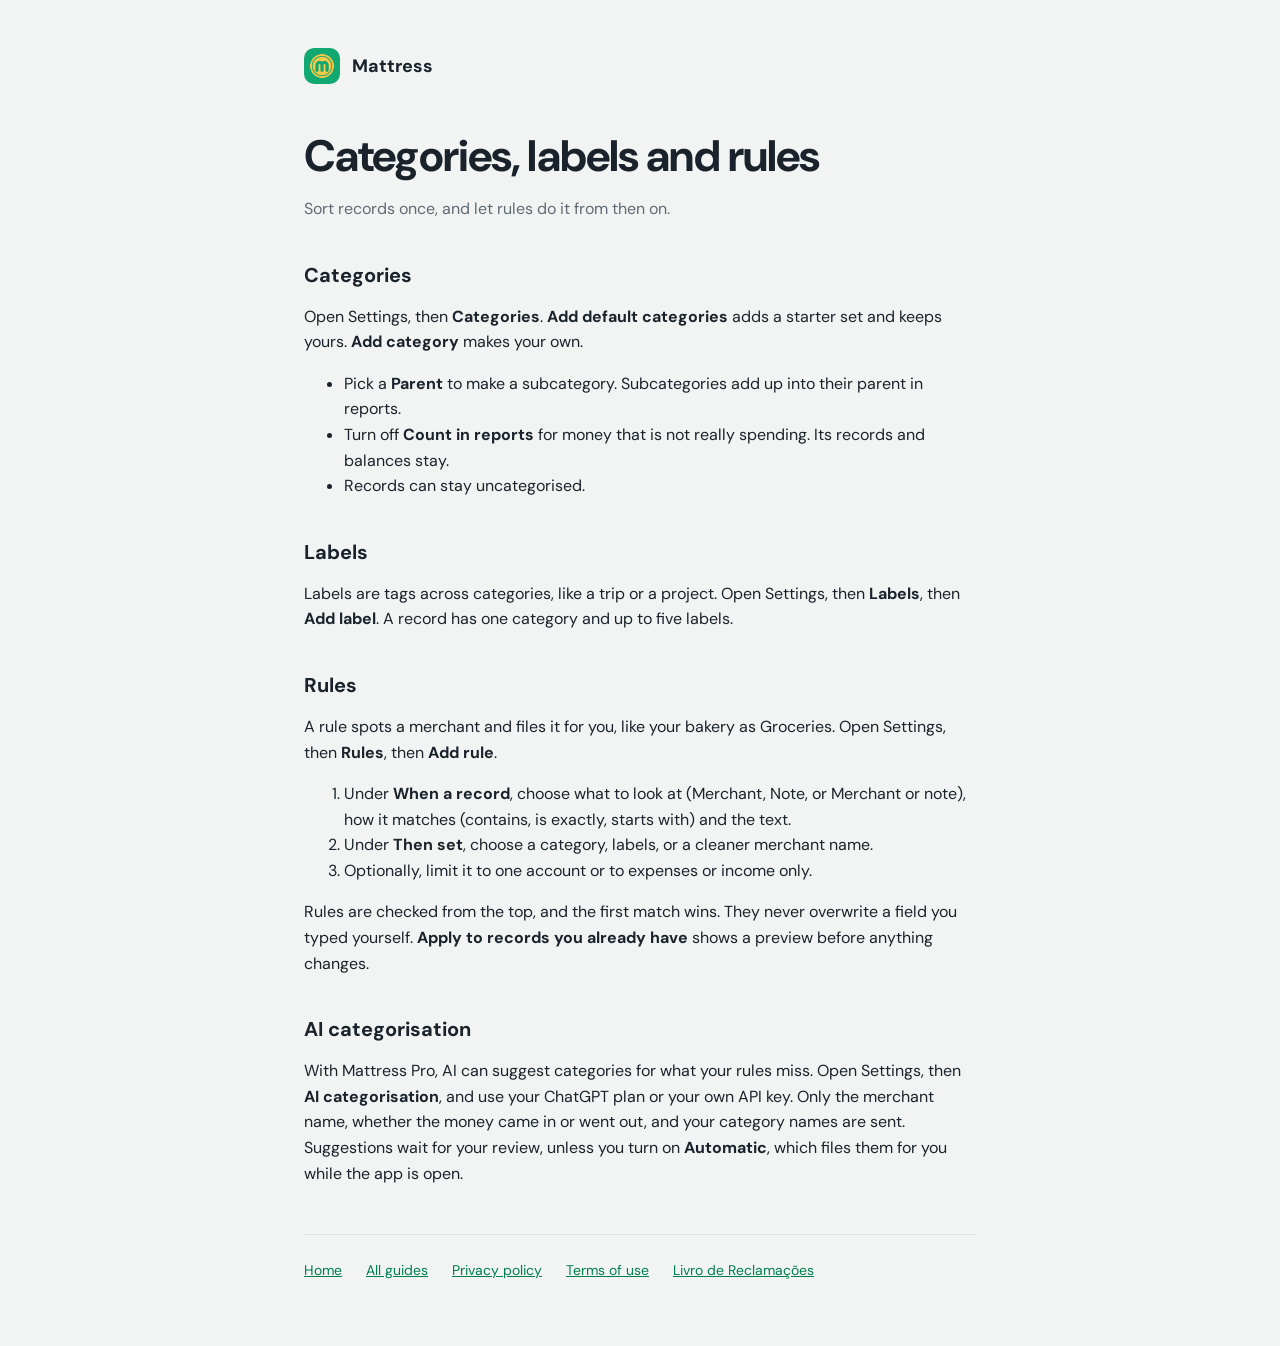
<file: guides/categories-and-rules.html>
<!doctype html>
<html lang="en">
  <head>
    <meta charset="utf-8" />
    <meta name="viewport" content="width=device-width, initial-scale=1" />
    <title>Categories, labels and rules · Mattress</title>
    <link rel="icon" href="../favicon.svg" type="image/svg+xml" />
    <link rel="preconnect" href="https://fonts.googleapis.com" />
    <link rel="preconnect" href="https://fonts.gstatic.com" crossorigin />
    <link
      rel="stylesheet"
      href="https://fonts.googleapis.com/css2?family=DM+Sans:wght@400;600;700&display=swap"
    />
    <link rel="stylesheet" href="../styles.css" />
  </head>
  <body>
    <main class="policy">
      <a class="brand" href="../"><img src="../icon.png" alt="" />Mattress</a>

      <h1>Categories, labels and rules</h1>
      <p class="updated">
        Sort records once, and let rules do it from then on.
      </p>

      <h2>Categories</h2>
      <p>
        Open Settings, then <strong>Categories</strong>.
        <strong>Add default categories</strong> adds a starter set and keeps
        yours. <strong>Add category</strong> makes your own.
      </p>
      <ul>
        <li>
          Pick a <strong>Parent</strong> to make a subcategory. Subcategories
          add up into their parent in reports.
        </li>
        <li>
          Turn off <strong>Count in reports</strong> for money that is not
          really spending. Its records and balances stay.
        </li>
        <li>Records can stay uncategorised.</li>
      </ul>

      <h2>Labels</h2>
      <p>
        Labels are tags across categories, like a trip or a project. Open
        Settings, then <strong>Labels</strong>, then <strong>Add label</strong>.
        A record has one category and up to five labels.
      </p>

      <h2>Rules</h2>
      <p>
        A rule spots a merchant and files it for you, like your bakery as
        Groceries. Open Settings, then <strong>Rules</strong>, then
        <strong>Add rule</strong>.
      </p>
      <ol>
        <li>
          Under <strong>When a record</strong>, choose what to look at
          (Merchant, Note, or Merchant or note), how it matches (contains, is
          exactly, starts with) and the text.
        </li>
        <li>
          Under <strong>Then set</strong>, choose a category, labels, or a
          cleaner merchant name.
        </li>
        <li>
          Optionally, limit it to one account or to expenses or income only.
        </li>
      </ol>
      <p>
        Rules are checked from the top, and the first match wins. They never
        overwrite a field you typed yourself.
        <strong>Apply to records you already have</strong> shows a preview
        before anything changes.
      </p>

      <h2>AI categorisation</h2>
      <p>
        With Mattress Pro, AI can suggest categories for what your rules miss.
        Open Settings, then <strong>AI categorisation</strong>, and use your
        ChatGPT plan or your own API key. Only the merchant name, whether the
        money came in or went out, and your category names are sent. Suggestions
        wait for your review, unless you turn on <strong>Automatic</strong>,
        which files them for you while the app is open.
      </p>

      <footer>
        <a href="../">Home</a>
        <a href="./">All guides</a>
        <a href="../privacy.html">Privacy policy</a>
        <a href="../terms.html">Terms of use</a>
        <a href="https://www.livroreclamacoes.pt/" lang="pt"
          >Livro de Reclamações</a
        >
      </footer>
    </main>
  </body>
</html>
</file>
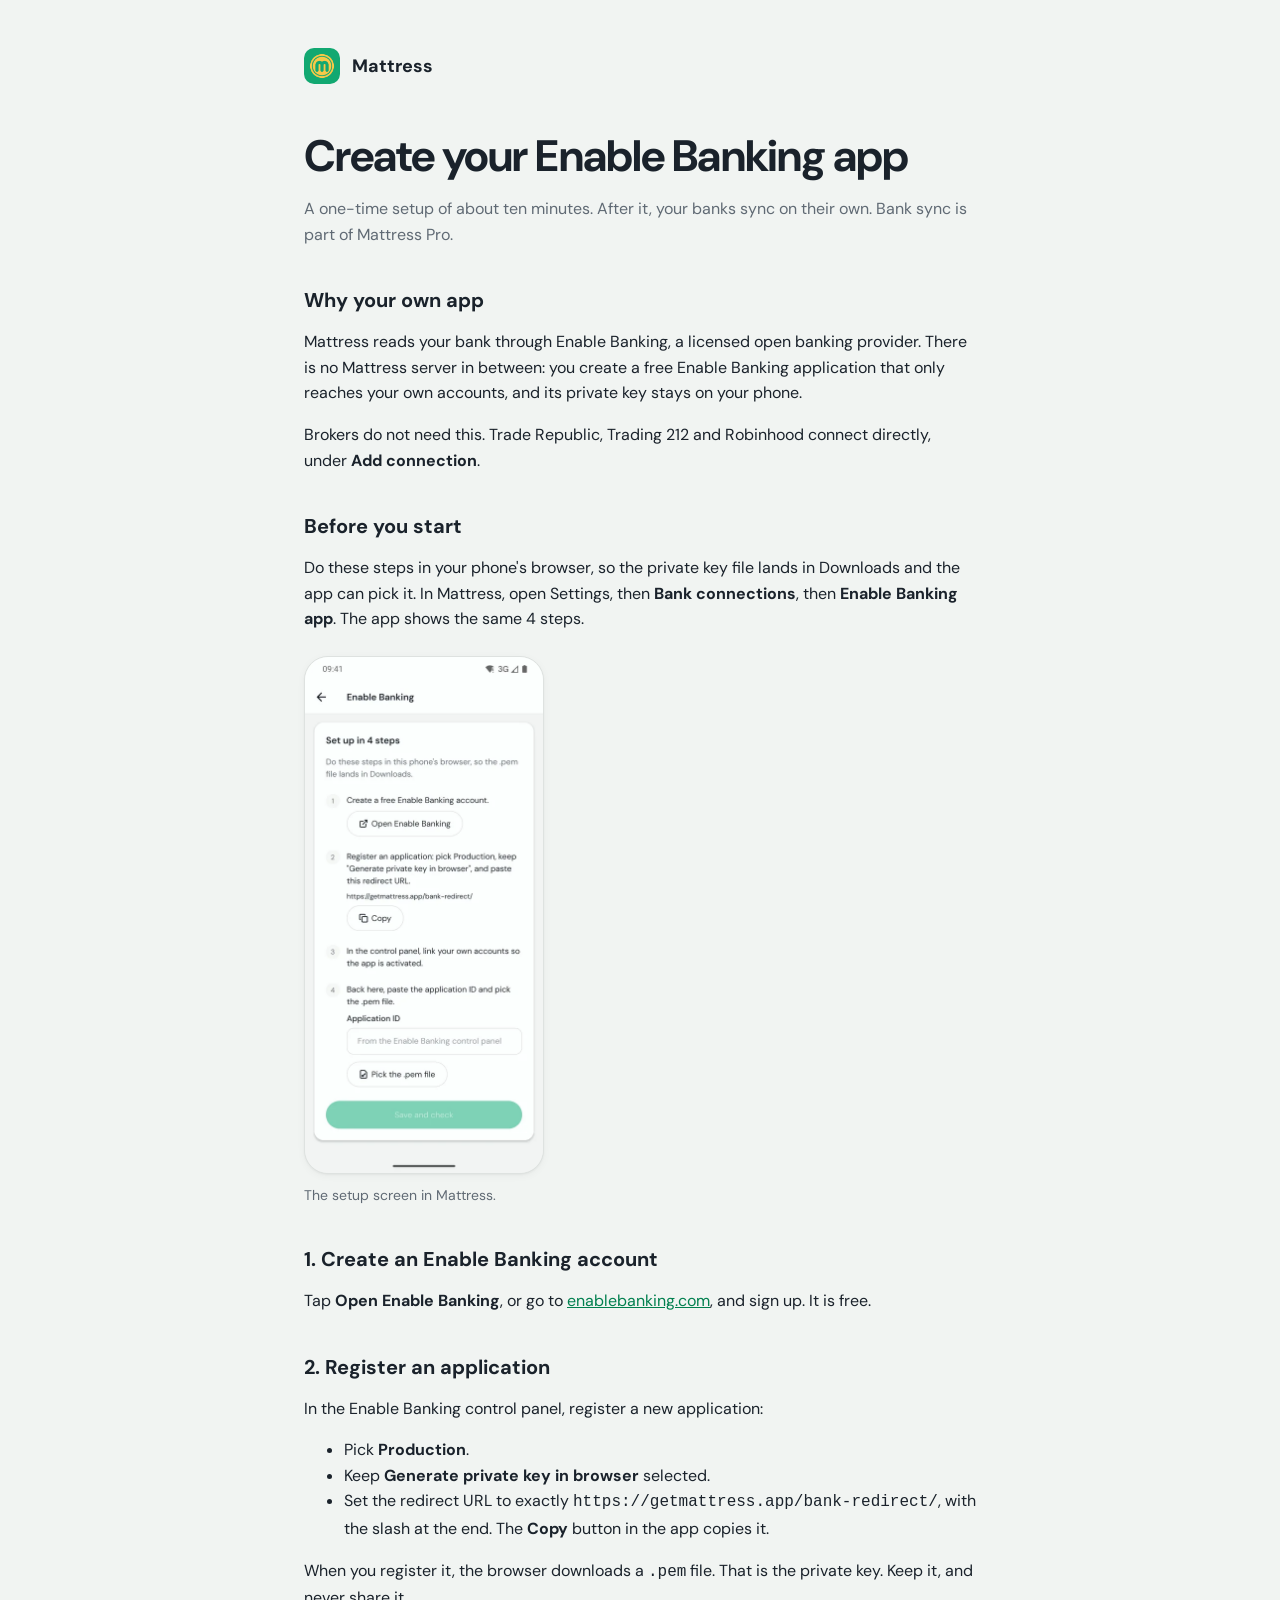
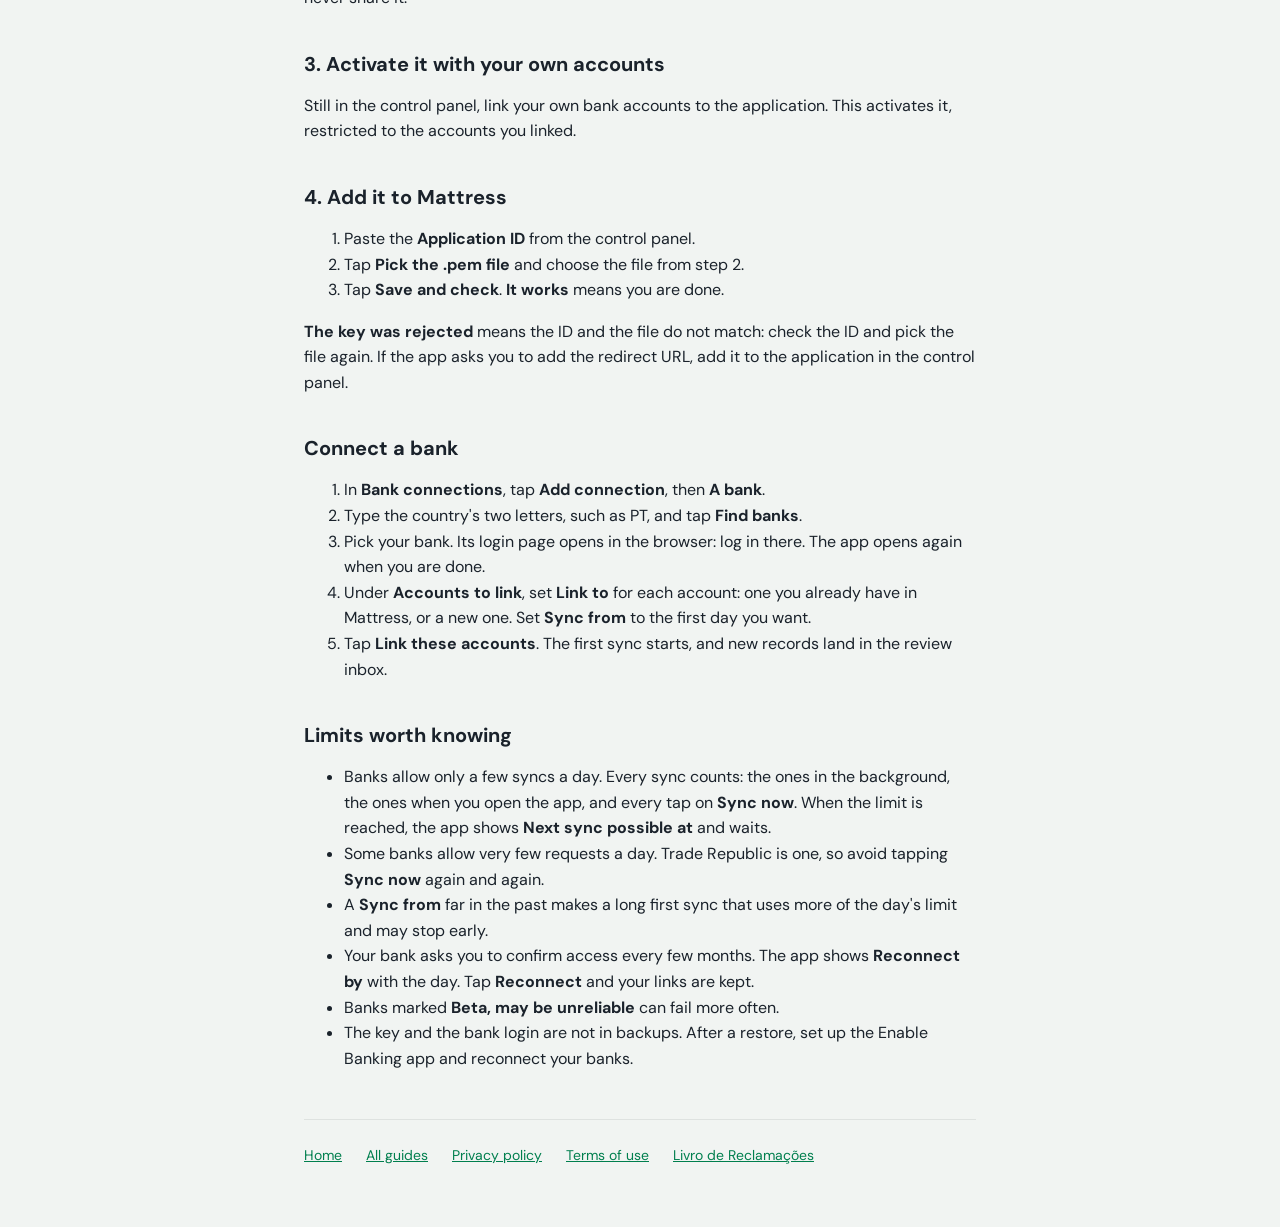
<file: guides/enable-banking.html>
<!doctype html>
<html lang="en">
  <head>
    <meta charset="utf-8" />
    <meta name="viewport" content="width=device-width, initial-scale=1" />
    <title>Create your Enable Banking app · Mattress</title>
    <link rel="icon" href="../favicon.svg" type="image/svg+xml" />
    <link rel="preconnect" href="https://fonts.googleapis.com" />
    <link rel="preconnect" href="https://fonts.gstatic.com" crossorigin />
    <link
      rel="stylesheet"
      href="https://fonts.googleapis.com/css2?family=DM+Sans:wght@400;600;700&display=swap"
    />
    <link rel="stylesheet" href="../styles.css" />
  </head>
  <body>
    <main class="policy">
      <a class="brand" href="../"><img src="../icon.png" alt="" />Mattress</a>

      <h1>Create your Enable Banking app</h1>
      <p class="updated">
        A one-time setup of about ten minutes. After it, your banks sync on
        their own. Bank sync is part of Mattress Pro.
      </p>

      <h2>Why your own app</h2>
      <p>
        Mattress reads your bank through Enable Banking, a licensed open banking
        provider. There is no Mattress server in between: you create a free
        Enable Banking application that only reaches your own accounts, and its
        private key stays on your phone.
      </p>
      <p>
        Brokers do not need this. Trade Republic, Trading 212 and Robinhood
        connect directly, under <strong>Add connection</strong>.
      </p>

      <h2>Before you start</h2>
      <p>
        Do these steps in your phone's browser, so the private key file lands in
        Downloads and the app can pick it. In Mattress, open Settings, then
        <strong>Bank connections</strong>, then
        <strong>Enable Banking app</strong>. The app shows the same 4 steps.
      </p>
      <figure class="shot">
        <img
          src="img/enable-banking-setup.webp"
          width="480"
          height="1040"
          loading="lazy"
          alt="The Enable Banking setup screen in Mattress with 4 steps, the redirect URL with a Copy button, an Application ID field and a Pick the .pem file button"
        />
        <figcaption>The setup screen in Mattress.</figcaption>
      </figure>

      <h2>1. Create an Enable Banking account</h2>
      <p>
        Tap <strong>Open Enable Banking</strong>, or go to
        <a href="https://enablebanking.com/sign-in/">enablebanking.com</a>, and
        sign up. It is free.
      </p>

      <h2>2. Register an application</h2>
      <p>In the Enable Banking control panel, register a new application:</p>
      <ul>
        <li>Pick <strong>Production</strong>.</li>
        <li>Keep <strong>Generate private key in browser</strong> selected.</li>
        <li>
          Set the redirect URL to exactly
          <code>https://getmattress.app/bank-redirect/</code>, with the slash at
          the end. The <strong>Copy</strong> button in the app copies it.
        </li>
      </ul>
      <p>
        When you register it, the browser downloads a <code>.pem</code> file.
        That is the private key. Keep it, and never share it.
      </p>

      <h2>3. Activate it with your own accounts</h2>
      <p>
        Still in the control panel, link your own bank accounts to the
        application. This activates it, restricted to the accounts you linked.
      </p>

      <h2>4. Add it to Mattress</h2>
      <ol>
        <li>
          Paste the <strong>Application ID</strong> from the control panel.
        </li>
        <li>
          Tap <strong>Pick the .pem file</strong> and choose the file from step
          2.
        </li>
        <li>
          Tap <strong>Save and check</strong>. <strong>It works</strong> means
          you are done.
        </li>
      </ol>
      <p>
        <strong>The key was rejected</strong> means the ID and the file do not
        match: check the ID and pick the file again. If the app asks you to add
        the redirect URL, add it to the application in the control panel.
      </p>

      <h2>Connect a bank</h2>
      <ol>
        <li>
          In <strong>Bank connections</strong>, tap
          <strong>Add connection</strong>, then <strong>A bank</strong>.
        </li>
        <li>
          Type the country's two letters, such as PT, and tap
          <strong>Find banks</strong>.
        </li>
        <li>
          Pick your bank. Its login page opens in the browser: log in there. The
          app opens again when you are done.
        </li>
        <li>
          Under <strong>Accounts to link</strong>, set
          <strong>Link to</strong> for each account: one you already have in
          Mattress, or a new one. Set <strong>Sync from</strong> to the first
          day you want.
        </li>
        <li>
          Tap <strong>Link these accounts</strong>. The first sync starts, and
          new records land in the review inbox.
        </li>
      </ol>

      <h2>Limits worth knowing</h2>
      <ul>
        <li>
          Banks allow only a few syncs a day. Every sync counts: the ones in the
          background, the ones when you open the app, and every tap on
          <strong>Sync now</strong>. When the limit is reached, the app shows
          <strong>Next sync possible at</strong> and waits.
        </li>
        <li>
          Some banks allow very few requests a day. Trade Republic is one, so
          avoid tapping <strong>Sync now</strong> again and again.
        </li>
        <li>
          A <strong>Sync from</strong> far in the past makes a long first sync
          that uses more of the day's limit and may stop early.
        </li>
        <li>
          Your bank asks you to confirm access every few months. The app shows
          <strong>Reconnect by</strong> with the day. Tap
          <strong>Reconnect</strong> and your links are kept.
        </li>
        <li>
          Banks marked <strong>Beta, may be unreliable</strong> can fail more
          often.
        </li>
        <li>
          The key and the bank login are not in backups. After a restore, set up
          the Enable Banking app and reconnect your banks.
        </li>
      </ul>

      <footer>
        <a href="../">Home</a>
        <a href="./">All guides</a>
        <a href="../privacy.html">Privacy policy</a>
        <a href="../terms.html">Terms of use</a>
        <a href="https://www.livroreclamacoes.pt/" lang="pt"
          >Livro de Reclamações</a
        >
      </footer>
    </main>
  </body>
</html>
</file>
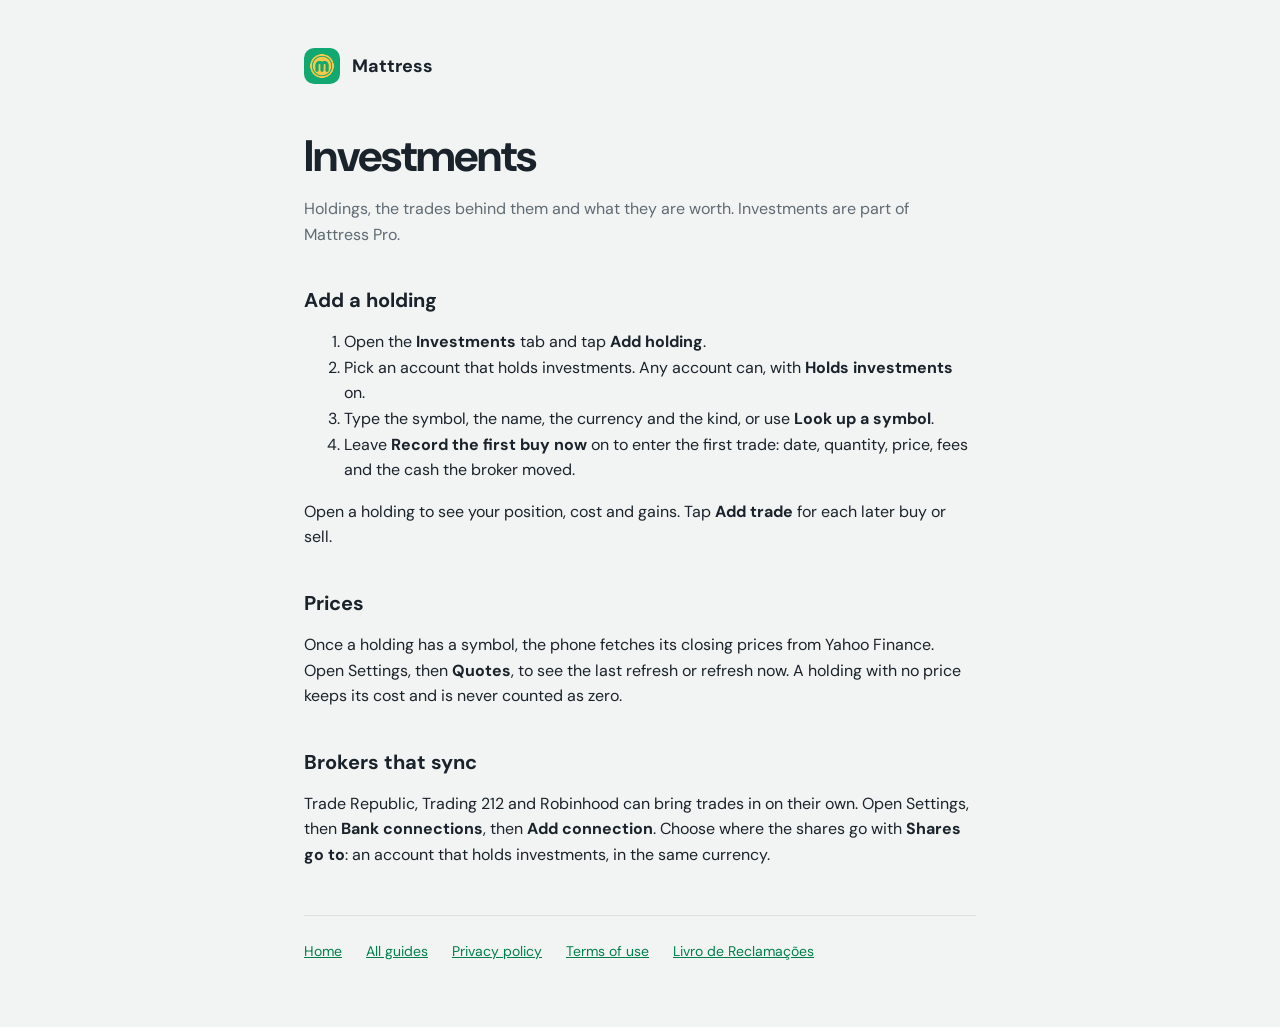
<file: guides/investments.html>
<!doctype html>
<html lang="en">
  <head>
    <meta charset="utf-8" />
    <meta name="viewport" content="width=device-width, initial-scale=1" />
    <title>Investments · Mattress</title>
    <link rel="icon" href="../favicon.svg" type="image/svg+xml" />
    <link rel="preconnect" href="https://fonts.googleapis.com" />
    <link rel="preconnect" href="https://fonts.gstatic.com" crossorigin />
    <link
      rel="stylesheet"
      href="https://fonts.googleapis.com/css2?family=DM+Sans:wght@400;600;700&display=swap"
    />
    <link rel="stylesheet" href="../styles.css" />
  </head>
  <body>
    <main class="policy">
      <a class="brand" href="../"><img src="../icon.png" alt="" />Mattress</a>

      <h1>Investments</h1>
      <p class="updated">
        Holdings, the trades behind them and what they are worth. Investments
        are part of Mattress Pro.
      </p>

      <h2>Add a holding</h2>
      <ol>
        <li>
          Open the <strong>Investments</strong> tab and tap
          <strong>Add holding</strong>.
        </li>
        <li>
          Pick an account that holds investments. Any account can, with
          <strong>Holds investments</strong> on.
        </li>
        <li>
          Type the symbol, the name, the currency and the kind, or use
          <strong>Look up a symbol</strong>.
        </li>
        <li>
          Leave <strong>Record the first buy now</strong> on to enter the first
          trade: date, quantity, price, fees and the cash the broker moved.
        </li>
      </ol>
      <p>
        Open a holding to see your position, cost and gains. Tap
        <strong>Add trade</strong> for each later buy or sell.
      </p>

      <h2>Prices</h2>
      <p>
        Once a holding has a symbol, the phone fetches its closing prices from
        Yahoo Finance. Open Settings, then <strong>Quotes</strong>, to see the
        last refresh or refresh now. A holding with no price keeps its cost and
        is never counted as zero.
      </p>

      <h2>Brokers that sync</h2>
      <p>
        Trade Republic, Trading 212 and Robinhood can bring trades in on their
        own. Open Settings, then <strong>Bank connections</strong>, then
        <strong>Add connection</strong>. Choose where the shares go with
        <strong>Shares go to</strong>: an account that holds investments, in the
        same currency.
      </p>

      <footer>
        <a href="../">Home</a>
        <a href="./">All guides</a>
        <a href="../privacy.html">Privacy policy</a>
        <a href="../terms.html">Terms of use</a>
        <a href="https://www.livroreclamacoes.pt/" lang="pt"
          >Livro de Reclamações</a
        >
      </footer>
    </main>
  </body>
</html>
</file>
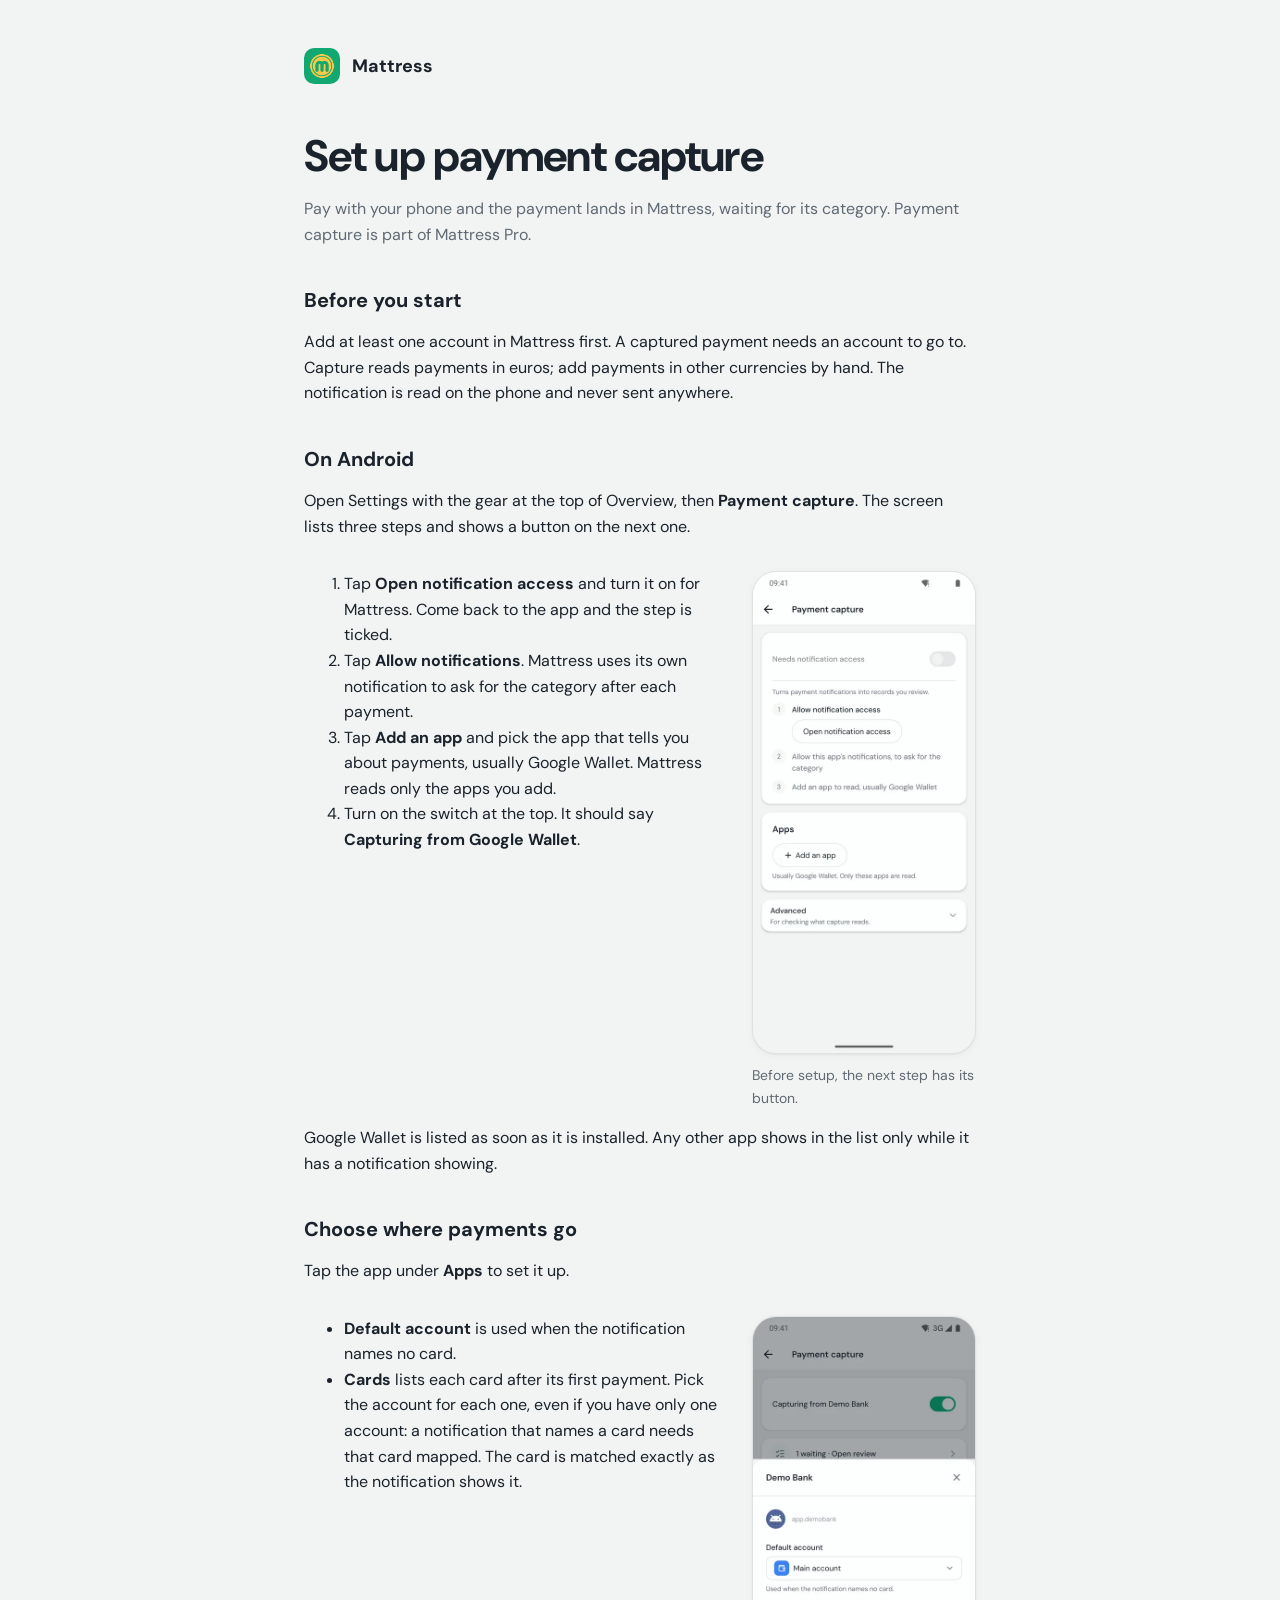
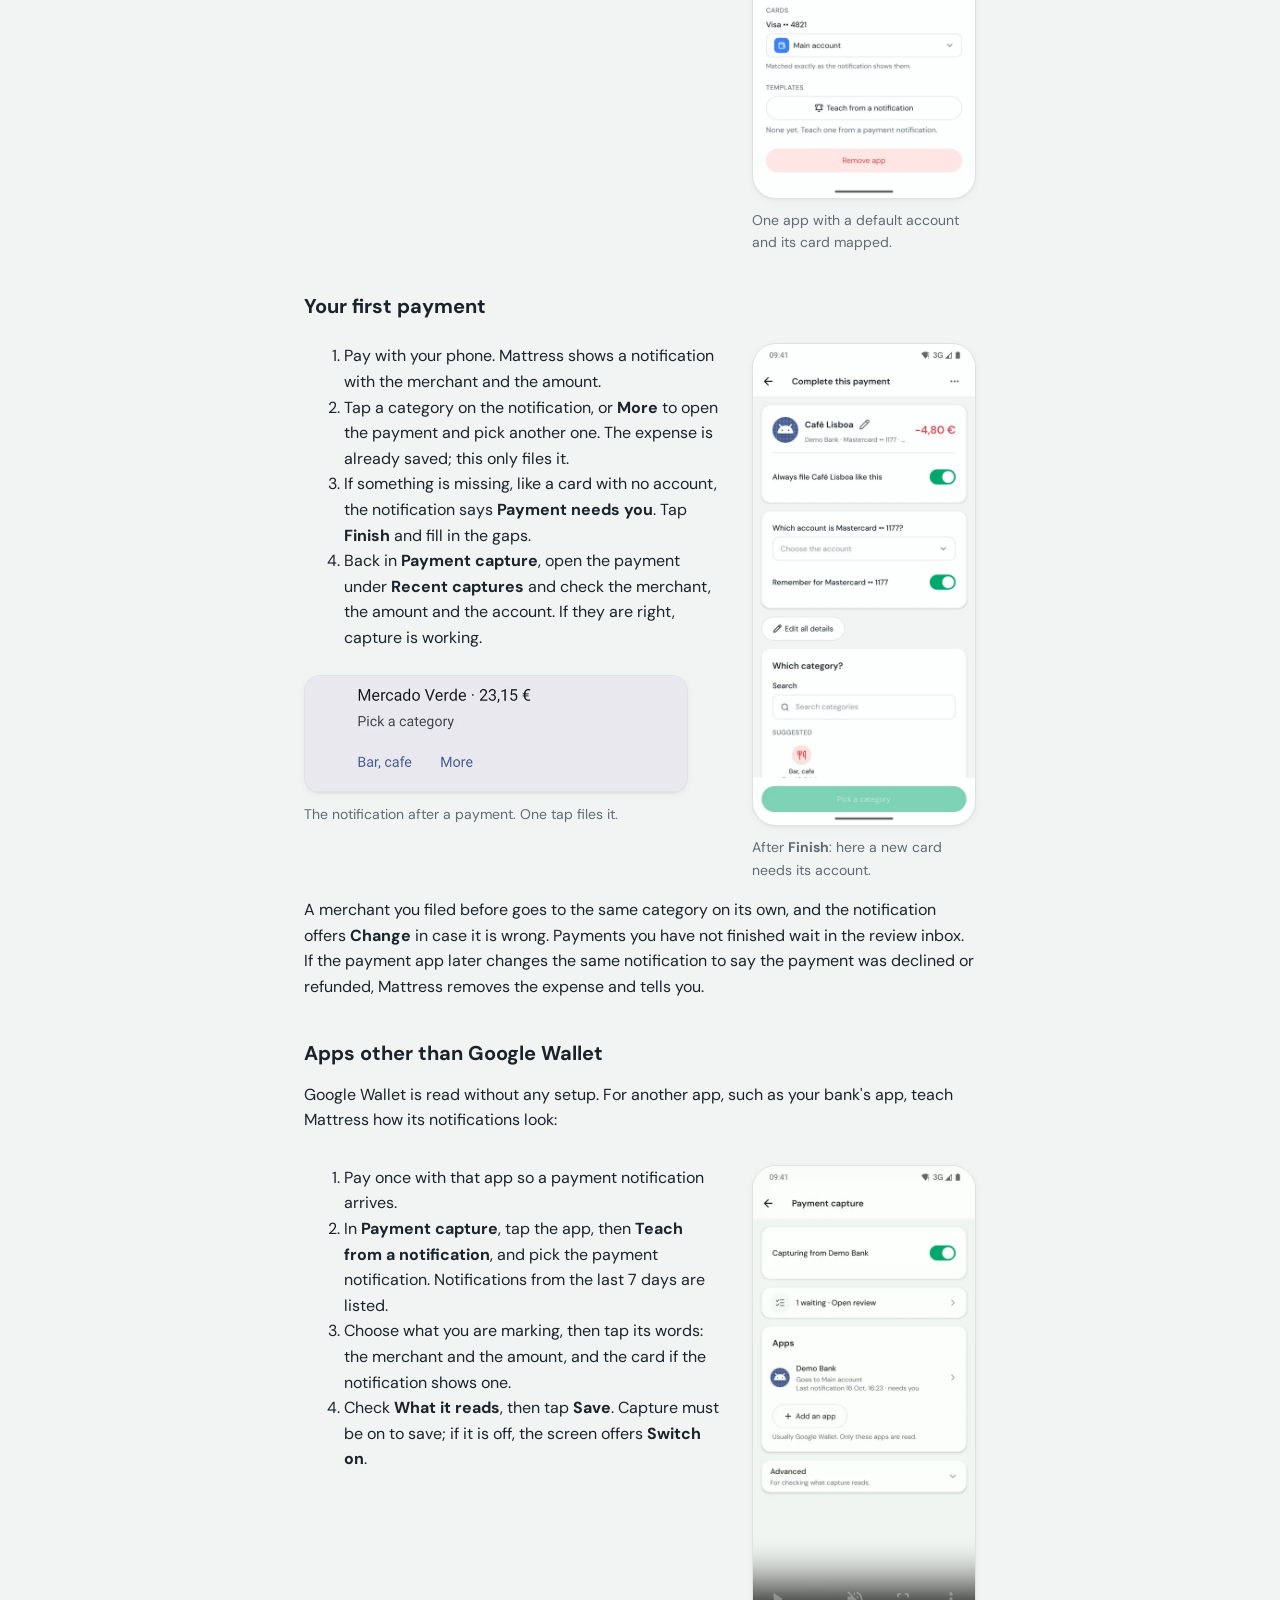
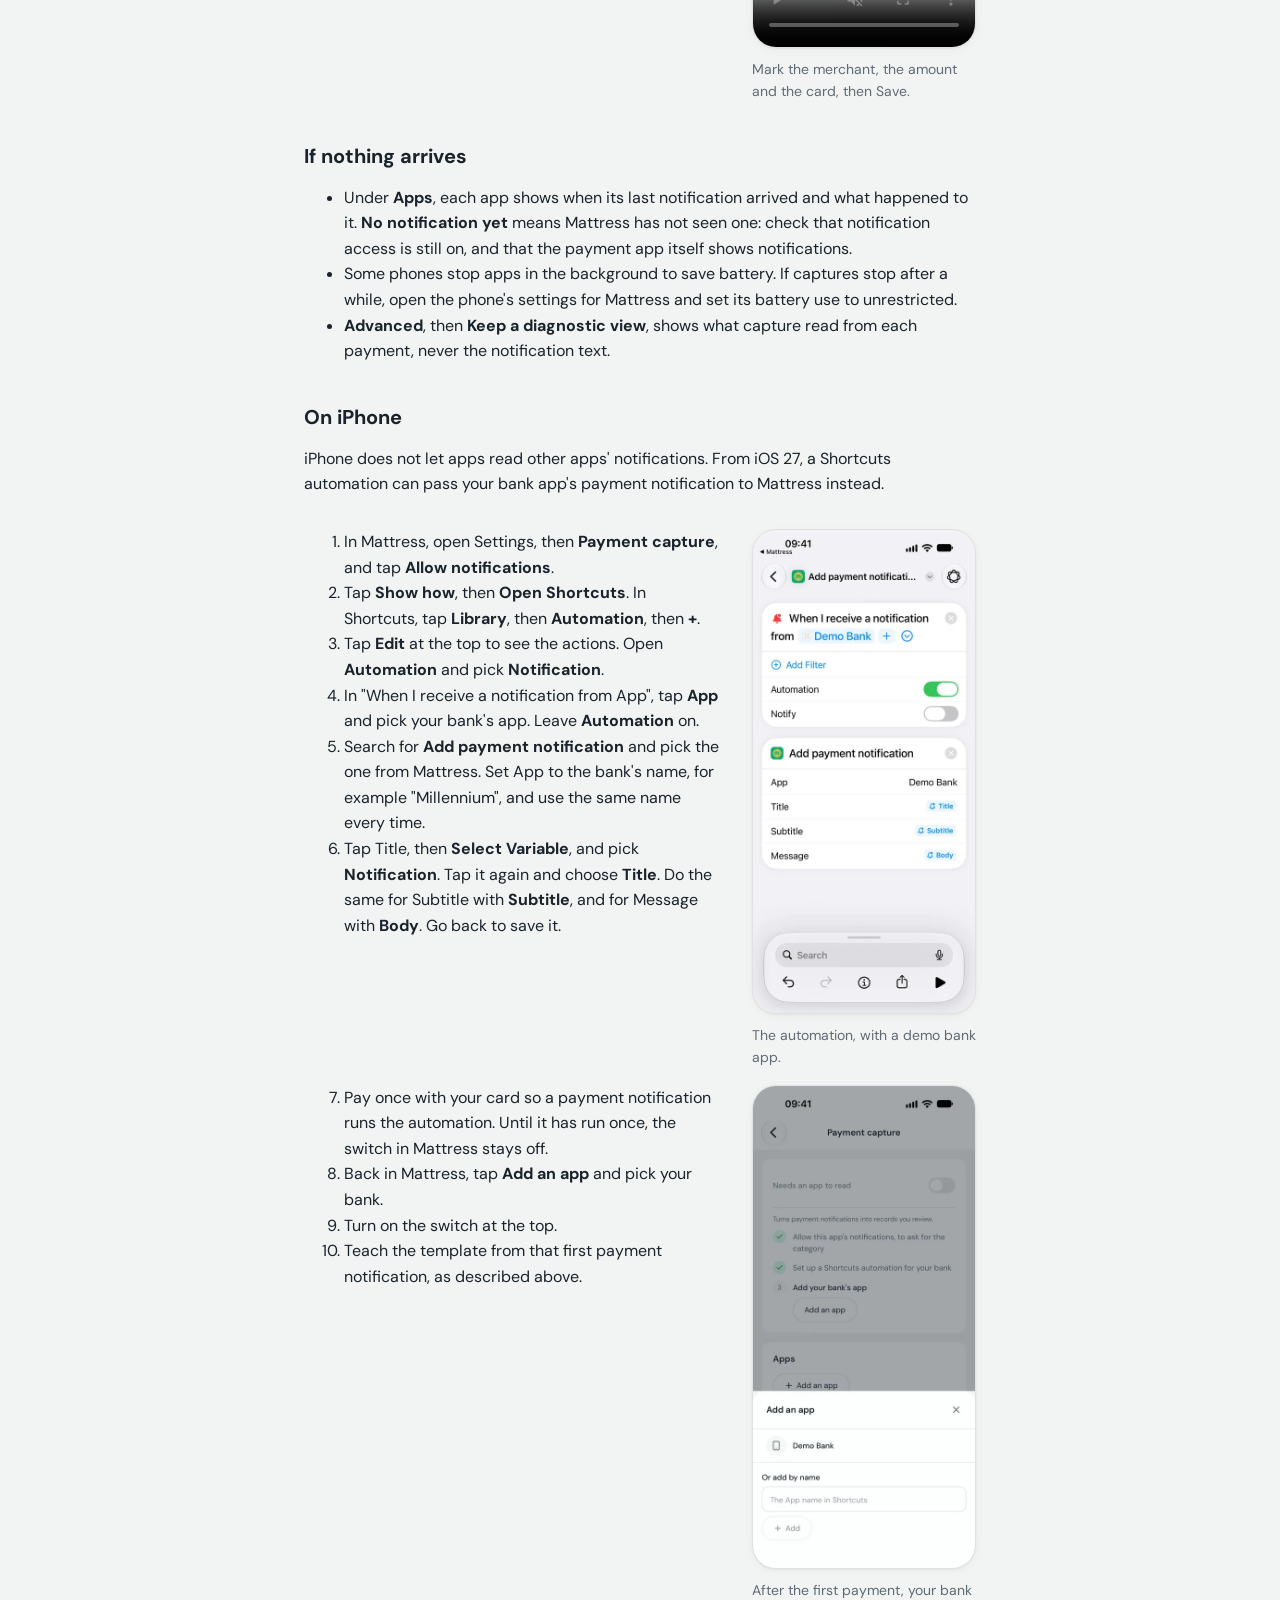
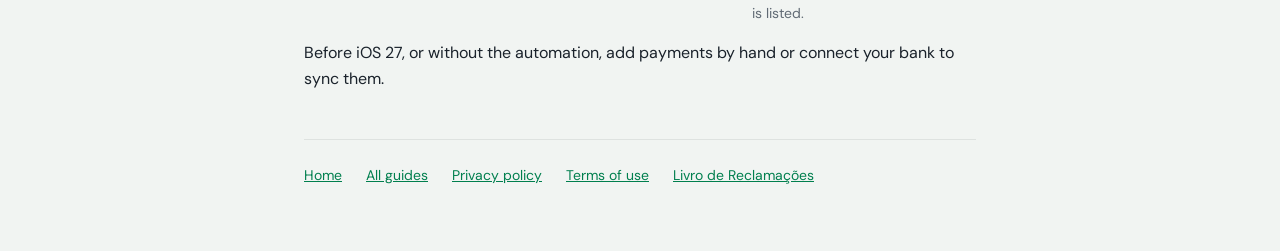
<file: guides/payment-capture.html>
<!doctype html>
<html lang="en">
  <head>
    <meta charset="utf-8" />
    <meta name="viewport" content="width=device-width, initial-scale=1" />
    <title>Set up payment capture · Mattress</title>
    <link rel="icon" href="../favicon.svg" type="image/svg+xml" />
    <link rel="preconnect" href="https://fonts.googleapis.com" />
    <link rel="preconnect" href="https://fonts.gstatic.com" crossorigin />
    <link
      rel="stylesheet"
      href="https://fonts.googleapis.com/css2?family=DM+Sans:wght@400;600;700&display=swap"
    />
    <link rel="stylesheet" href="../styles.css" />
  </head>
  <body>
    <main class="policy">
      <a class="brand" href="../"><img src="../icon.png" alt="" />Mattress</a>

      <h1>Set up payment capture</h1>
      <p class="updated">
        Pay with your phone and the payment lands in Mattress, waiting for its
        category. Payment capture is part of Mattress Pro.
      </p>

      <h2>Before you start</h2>
      <p>
        Add at least one account in Mattress first. A captured payment needs an
        account to go to. Capture reads payments in euros; add payments in other
        currencies by hand. The notification is read on the phone and never sent
        anywhere.
      </p>

      <h2>On Android</h2>
      <p>
        Open Settings with the gear at the top of Overview, then
        <strong>Payment capture</strong>. The screen lists three steps and shows
        a button on the next one.
      </p>
      <div class="with-shot">
        <ol>
          <li>
            Tap <strong>Open notification access</strong> and turn it on for
            Mattress. Come back to the app and the step is ticked.
          </li>
          <li>
            Tap <strong>Allow notifications</strong>. Mattress uses its own
            notification to ask for the category after each payment.
          </li>
          <li>
            Tap <strong>Add an app</strong> and pick the app that tells you
            about payments, usually Google Wallet. Mattress reads only the apps
            you add.
          </li>
          <li>
            Turn on the switch at the top. It should say
            <strong>Capturing from Google Wallet</strong>.
          </li>
        </ol>
        <figure class="shot">
          <img
            src="img/capture-setup.webp"
            width="480"
            height="1040"
            loading="lazy"
            alt="The Payment capture screen with three numbered setup steps and an Open notification access button on the first one"
          />
          <figcaption>Before setup, the next step has its button.</figcaption>
        </figure>
      </div>
      <p>
        Google Wallet is listed as soon as it is installed. Any other app shows
        in the list only while it has a notification showing.
      </p>

      <h2>Choose where payments go</h2>
      <p>Tap the app under <strong>Apps</strong> to set it up.</p>
      <div class="with-shot">
        <ul>
          <li>
            <strong>Default account</strong> is used when the notification names
            no card.
          </li>
          <li>
            <strong>Cards</strong> lists each card after its first payment. Pick
            the account for each one, even if you have only one account: a
            notification that names a card needs that card mapped. The card is
            matched exactly as the notification shows it.
          </li>
        </ul>
        <figure class="shot">
          <img
            src="img/capture-app.webp"
            width="480"
            height="1040"
            loading="lazy"
            alt="The settings of one app: Default account set to Main account, and the card Visa 4821 mapped to Main account"
          />
          <figcaption>
            One app with a default account and its card mapped.
          </figcaption>
        </figure>
      </div>

      <h2>Your first payment</h2>
      <div class="with-shot">
        <div>
          <ol>
            <li>
              Pay with your phone. Mattress shows a notification with the
              merchant and the amount.
            </li>
            <li>
              Tap a category on the notification, or <strong>More</strong> to
              open the payment and pick another one. The expense is already
              saved; this only files it.
            </li>
            <li>
              If something is missing, like a card with no account, the
              notification says <strong>Payment needs you</strong>. Tap
              <strong>Finish</strong> and fill in the gaps.
            </li>
            <li>
              Back in <strong>Payment capture</strong>, open the payment under
              <strong>Recent captures</strong> and check the merchant, the
              amount and the account. If they are right, capture is working.
            </li>
          </ol>
          <figure class="shot wide">
            <img
              src="img/capture-notification.webp"
              width="664"
              height="202"
              loading="lazy"
              alt="Mattress's notification: Mercado Verde, 23,15 euros, Pick a category, with the buttons Bar, cafe and More"
            />
            <figcaption>
              The notification after a payment. One tap files it.
            </figcaption>
          </figure>
        </div>
        <figure class="shot">
          <img
            src="img/capture-finish.webp"
            width="480"
            height="1040"
            loading="lazy"
            alt="The Complete this payment screen asking which account the card Mastercard 1177 is, with Remember for this card turned on"
          />
          <figcaption>
            After <strong>Finish</strong>: here a new card needs its account.
          </figcaption>
        </figure>
      </div>
      <p>
        A merchant you filed before goes to the same category on its own, and
        the notification offers <strong>Change</strong> in case it is wrong.
        Payments you have not finished wait in the review inbox. If the payment
        app later changes the same notification to say the payment was declined
        or refunded, Mattress removes the expense and tells you.
      </p>

      <h2>Apps other than Google Wallet</h2>
      <p>
        Google Wallet is read without any setup. For another app, such as your
        bank's app, teach Mattress how its notifications look:
      </p>
      <div class="with-shot">
        <ol>
          <li>Pay once with that app so a payment notification arrives.</li>
          <li>
            In <strong>Payment capture</strong>, tap the app, then
            <strong>Teach from a notification</strong>, and pick the payment
            notification. Notifications from the last 7 days are listed.
          </li>
          <li>
            Choose what you are marking, then tap its words: the merchant and
            the amount, and the card if the notification shows one.
          </li>
          <li>
            Check <strong>What it reads</strong>, then tap
            <strong>Save</strong>. Capture must be on to save; if it is off, the
            screen offers <strong>Switch on</strong>.
          </li>
        </ol>
        <figure class="shot">
          <video
            src="img/capture-teach.mp4"
            poster="img/capture-teach.webp"
            width="480"
            height="1040"
            autoplay
            muted
            loop
            playsinline
            controls
            preload="metadata"
            aria-label="Teaching a bank app: open the app, tap Teach from a notification, pick the payment, mark the merchant, the amount and the card, then Save"
          ></video>
          <figcaption>
            Mark the merchant, the amount and the card, then Save.
          </figcaption>
        </figure>
      </div>

      <h2>If nothing arrives</h2>
      <ul>
        <li>
          Under <strong>Apps</strong>, each app shows when its last notification
          arrived and what happened to it. <strong>No notification yet</strong>
          means Mattress has not seen one: check that notification access is
          still on, and that the payment app itself shows notifications.
        </li>
        <li>
          Some phones stop apps in the background to save battery. If captures
          stop after a while, open the phone's settings for Mattress and set its
          battery use to unrestricted.
        </li>
        <li>
          <strong>Advanced</strong>, then
          <strong>Keep a diagnostic view</strong>, shows what capture read from
          each payment, never the notification text.
        </li>
      </ul>

      <h2>On iPhone</h2>
      <p>
        iPhone does not let apps read other apps' notifications. From iOS 27, a
        Shortcuts automation can pass your bank app's payment notification to
        Mattress instead.
      </p>
      <div class="with-shot">
        <ol>
          <li>
            In Mattress, open Settings, then <strong>Payment capture</strong>,
            and tap <strong>Allow notifications</strong>.
          </li>
          <li>
            Tap <strong>Show how</strong>, then <strong>Open Shortcuts</strong>.
            In Shortcuts, tap <strong>Library</strong>, then
            <strong>Automation</strong>, then <strong>+</strong>.
          </li>
          <li>
            Tap <strong>Edit</strong> at the top to see the actions. Open
            <strong>Automation</strong> and pick <strong>Notification</strong>.
          </li>
          <li>
            In "When I receive a notification from App", tap
            <strong>App</strong> and pick your bank's app. Leave
            <strong>Automation</strong> on.
          </li>
          <li>
            Search for <strong>Add payment notification</strong> and pick the
            one from Mattress. Set App to the bank's name, for example
            "Millennium", and use the same name every time.
          </li>
          <li>
            Tap Title, then <strong>Select Variable</strong>, and pick
            <strong>Notification</strong>. Tap it again and choose
            <strong>Title</strong>. Do the same for Subtitle with
            <strong>Subtitle</strong>, and for Message with
            <strong>Body</strong>. Go back to save it.
          </li>
        </ol>
        <figure class="shot">
          <img
            src="img/capture-ios-automation.webp"
            width="480"
            height="1044"
            loading="lazy"
            alt="A Shortcuts automation: when I receive a notification from Demo Bank, with Automation on, runs Add payment notification with App set to Demo Bank and Title, Subtitle and Message set to the notification's Title, Subtitle and Body"
          />
          <figcaption>The automation, with a demo bank app.</figcaption>
        </figure>
      </div>
      <div class="with-shot">
        <ol start="7">
          <li>
            Pay once with your card so a payment notification runs the
            automation. Until it has run once, the switch in Mattress stays off.
          </li>
          <li>
            Back in Mattress, tap <strong>Add an app</strong> and pick your
            bank.
          </li>
          <li>Turn on the switch at the top.</li>
          <li>
            Teach the template from that first payment notification, as
            described above.
          </li>
        </ol>
        <figure class="shot">
          <img
            src="img/capture-ios-add-app.webp"
            width="480"
            height="1044"
            loading="lazy"
            alt="Payment capture on iPhone after the first notification: the notifications and Shortcuts steps are ticked, and Add an app lists the bank app, with Or add by name below"
          />
          <figcaption>After the first payment, your bank is listed.</figcaption>
        </figure>
      </div>
      <p>
        Before iOS 27, or without the automation, add payments by hand or
        connect your bank to sync them.
      </p>

      <footer>
        <a href="../">Home</a>
        <a href="./">All guides</a>
        <a href="../privacy.html">Privacy policy</a>
        <a href="../terms.html">Terms of use</a>
        <a href="https://www.livroreclamacoes.pt/" lang="pt"
          >Livro de Reclamações</a
        >
      </footer>
    </main>
  </body>
</html>
</file>
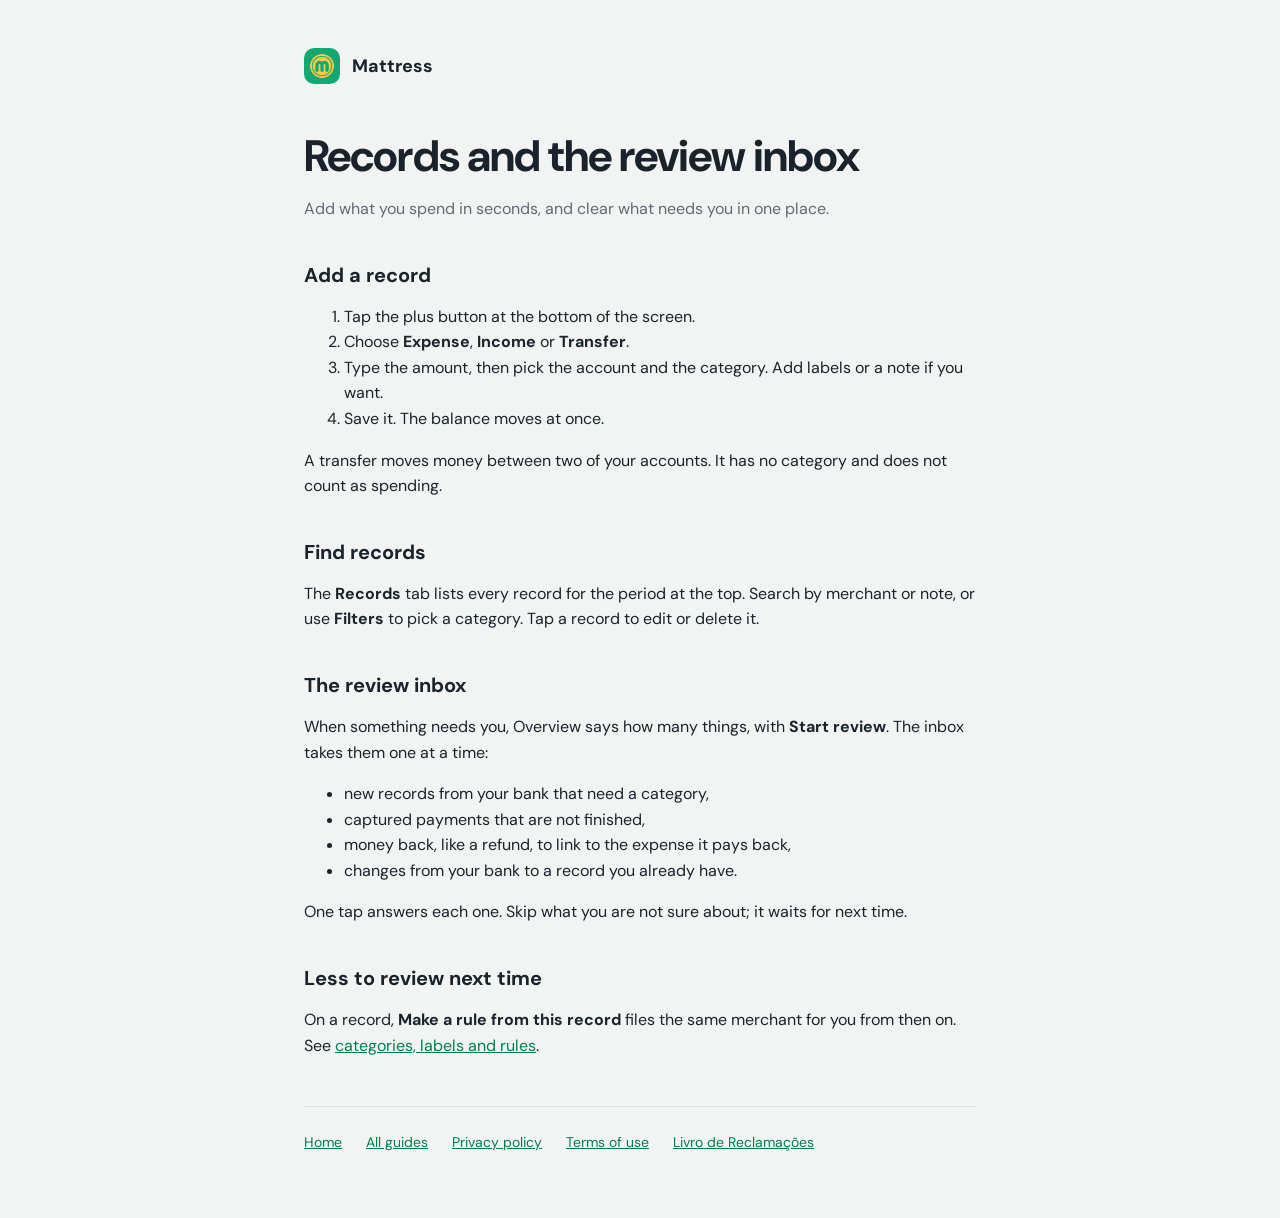
<file: guides/records-and-review.html>
<!doctype html>
<html lang="en">
  <head>
    <meta charset="utf-8" />
    <meta name="viewport" content="width=device-width, initial-scale=1" />
    <title>Records and the review inbox · Mattress</title>
    <link rel="icon" href="../favicon.svg" type="image/svg+xml" />
    <link rel="preconnect" href="https://fonts.googleapis.com" />
    <link rel="preconnect" href="https://fonts.gstatic.com" crossorigin />
    <link
      rel="stylesheet"
      href="https://fonts.googleapis.com/css2?family=DM+Sans:wght@400;600;700&display=swap"
    />
    <link rel="stylesheet" href="../styles.css" />
  </head>
  <body>
    <main class="policy">
      <a class="brand" href="../"><img src="../icon.png" alt="" />Mattress</a>

      <h1>Records and the review inbox</h1>
      <p class="updated">
        Add what you spend in seconds, and clear what needs you in one place.
      </p>

      <h2>Add a record</h2>
      <ol>
        <li>Tap the plus button at the bottom of the screen.</li>
        <li>
          Choose <strong>Expense</strong>, <strong>Income</strong> or
          <strong>Transfer</strong>.
        </li>
        <li>
          Type the amount, then pick the account and the category. Add labels or
          a note if you want.
        </li>
        <li>Save it. The balance moves at once.</li>
      </ol>
      <p>
        A transfer moves money between two of your accounts. It has no category
        and does not count as spending.
      </p>

      <h2>Find records</h2>
      <p>
        The <strong>Records</strong> tab lists every record for the period at
        the top. Search by merchant or note, or use <strong>Filters</strong> to
        pick a category. Tap a record to edit or delete it.
      </p>

      <h2>The review inbox</h2>
      <p>
        When something needs you, Overview says how many things, with
        <strong>Start review</strong>. The inbox takes them one at a time:
      </p>
      <ul>
        <li>new records from your bank that need a category,</li>
        <li>captured payments that are not finished,</li>
        <li>money back, like a refund, to link to the expense it pays back,</li>
        <li>changes from your bank to a record you already have.</li>
      </ul>
      <p>
        One tap answers each one. Skip what you are not sure about; it waits for
        next time.
      </p>

      <h2>Less to review next time</h2>
      <p>
        On a record, <strong>Make a rule from this record</strong> files the
        same merchant for you from then on. See
        <a href="categories-and-rules.html">categories, labels and rules</a>.
      </p>

      <footer>
        <a href="../">Home</a>
        <a href="./">All guides</a>
        <a href="../privacy.html">Privacy policy</a>
        <a href="../terms.html">Terms of use</a>
        <a href="https://www.livroreclamacoes.pt/" lang="pt"
          >Livro de Reclamações</a
        >
      </footer>
    </main>
  </body>
</html>
</file>
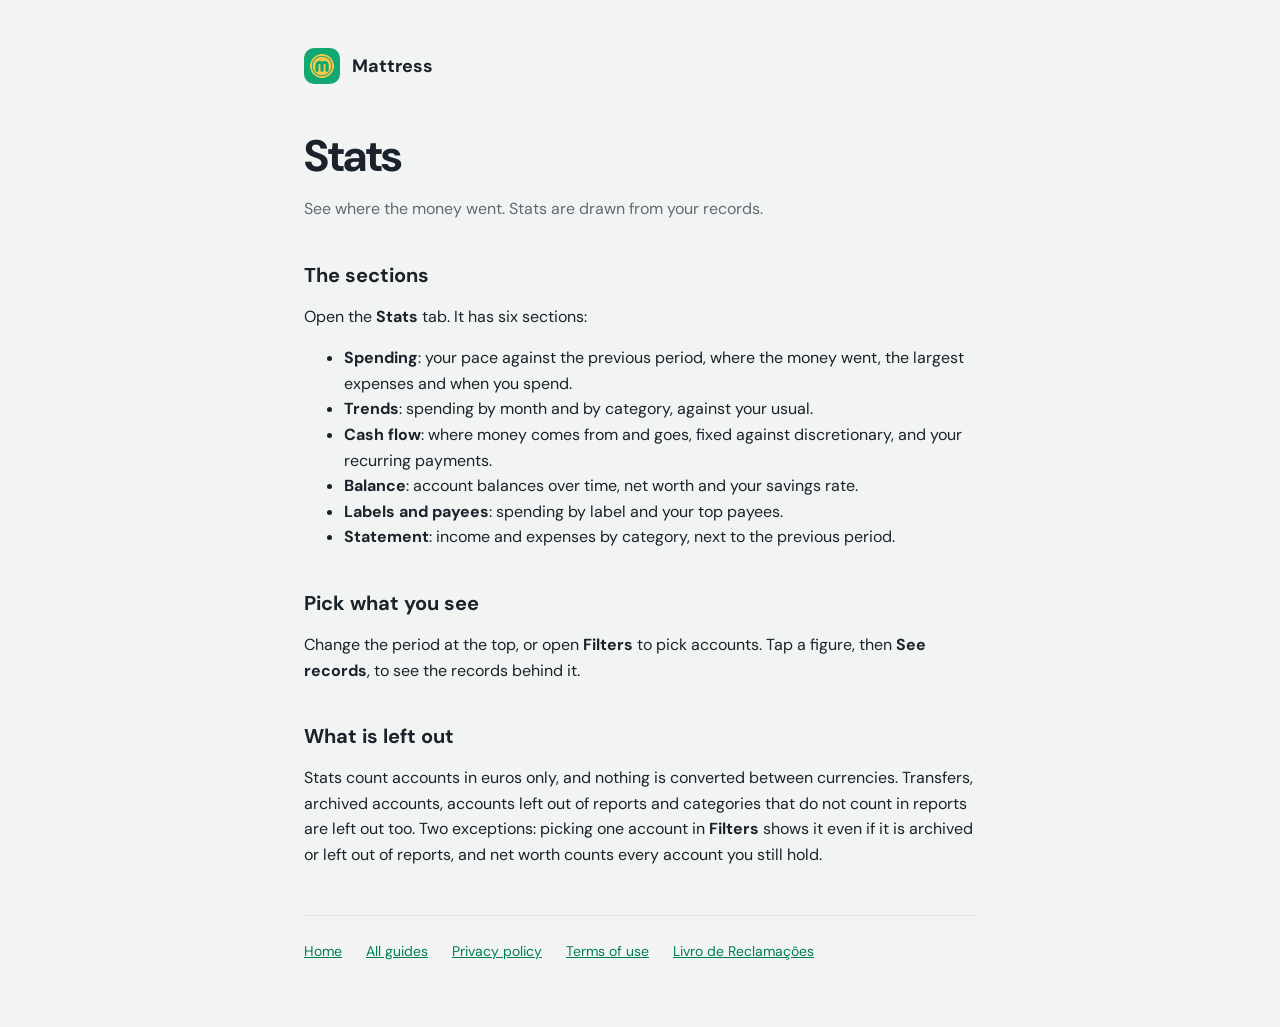
<file: guides/stats.html>
<!doctype html>
<html lang="en">
  <head>
    <meta charset="utf-8" />
    <meta name="viewport" content="width=device-width, initial-scale=1" />
    <title>Stats · Mattress</title>
    <link rel="icon" href="../favicon.svg" type="image/svg+xml" />
    <link rel="preconnect" href="https://fonts.googleapis.com" />
    <link rel="preconnect" href="https://fonts.gstatic.com" crossorigin />
    <link
      rel="stylesheet"
      href="https://fonts.googleapis.com/css2?family=DM+Sans:wght@400;600;700&display=swap"
    />
    <link rel="stylesheet" href="../styles.css" />
  </head>
  <body>
    <main class="policy">
      <a class="brand" href="../"><img src="../icon.png" alt="" />Mattress</a>

      <h1>Stats</h1>
      <p class="updated">
        See where the money went. Stats are drawn from your records.
      </p>

      <h2>The sections</h2>
      <p>Open the <strong>Stats</strong> tab. It has six sections:</p>
      <ul>
        <li>
          <strong>Spending</strong>: your pace against the previous period,
          where the money went, the largest expenses and when you spend.
        </li>
        <li>
          <strong>Trends</strong>: spending by month and by category, against
          your usual.
        </li>
        <li>
          <strong>Cash flow</strong>: where money comes from and goes, fixed
          against discretionary, and your recurring payments.
        </li>
        <li>
          <strong>Balance</strong>: account balances over time, net worth and
          your savings rate.
        </li>
        <li>
          <strong>Labels and payees</strong>: spending by label and your top
          payees.
        </li>
        <li>
          <strong>Statement</strong>: income and expenses by category, next to
          the previous period.
        </li>
      </ul>

      <h2>Pick what you see</h2>
      <p>
        Change the period at the top, or open <strong>Filters</strong> to pick
        accounts. Tap a figure, then <strong>See records</strong>, to see the
        records behind it.
      </p>

      <h2>What is left out</h2>
      <p>
        Stats count accounts in euros only, and nothing is converted between
        currencies. Transfers, archived accounts, accounts left out of reports
        and categories that do not count in reports are left out too. Two
        exceptions: picking one account in <strong>Filters</strong> shows it
        even if it is archived or left out of reports, and net worth counts
        every account you still hold.
      </p>

      <footer>
        <a href="../">Home</a>
        <a href="./">All guides</a>
        <a href="../privacy.html">Privacy policy</a>
        <a href="../terms.html">Terms of use</a>
        <a href="https://www.livroreclamacoes.pt/" lang="pt"
          >Livro de Reclamações</a
        >
      </footer>
    </main>
  </body>
</html>
</file>
<file: styles.css>
:root {
  --canvas: oklch(0.965 0.005 160);
  --surface: oklch(0.995 0.002 160);
  --sunken: oklch(0.975 0.004 160);
  --hairline: oklch(0.91 0.006 160);
  --ink: oklch(0.25 0.02 250);
  --ink-muted: oklch(0.52 0.02 250);
  --ink-faint: oklch(0.7 0.015 250);
  --primary: oklch(0.64 0.15 160);
  --primary-deep: oklch(0.52 0.13 160);
  --primary-soft: oklch(0.95 0.04 160);
  --expense: oklch(0.58 0.2 22);
  --expense-soft: oklch(0.95 0.03 22);
  --transfer: oklch(0.55 0.02 250);
  --transfer-soft: oklch(0.94 0.008 250);
  --blue: oklch(0.62 0.17 250);

  /* The Mattress mark: a gold coin with a green ring. Same in light and dark. */
  --mark-green: oklch(0.647 0.141 161);
  --coin: oklch(0.854 0.15 89);
  --coin-deep: oklch(0.56 0.12 78);
  --tint-green: oklch(0.93 0.05 160);
  --tint-gold: oklch(0.95 0.06 90);
  /* Links on the gold tint need a deeper green to keep AA contrast. */
  --link-on-gold: oklch(0.48 0.12 160);

  --band: oklch(0.34 0.07 165);
  --band-ink: oklch(0.97 0.02 160);
  --band-muted: oklch(0.84 0.05 160);
  --bezel: oklch(0.22 0.015 250);

  --shadow-surface:
    0 1px 2px oklch(0.2 0.02 250 / 0.04), 0 2px 8px oklch(0.2 0.02 250 / 0.04);
  --shadow-float: 0 24px 60px oklch(0.25 0.03 250 / 0.18);
  --ease: cubic-bezier(0.22, 1, 0.36, 1);
  --gutter: clamp(1rem, 4vw, 3rem);

  color-scheme: light dark;
}

@media (prefers-color-scheme: dark) {
  :root {
    --canvas: oklch(0.17 0.01 250);
    --surface: oklch(0.22 0.012 250);
    --sunken: oklch(0.25 0.012 250);
    --hairline: oklch(0.3 0.012 250);
    --ink: oklch(0.95 0.005 160);
    --ink-muted: oklch(0.72 0.015 250);
    --ink-faint: oklch(0.55 0.015 250);
    --primary: oklch(0.7 0.15 160);
    --primary-deep: oklch(0.76 0.14 160);
    --primary-soft: oklch(0.3 0.05 160);
    --expense: oklch(0.72 0.17 22);
    --expense-soft: oklch(0.3 0.05 22);
    --transfer: oklch(0.7 0.015 250);
    --transfer-soft: oklch(0.28 0.012 250);
    --coin-deep: oklch(0.84 0.14 88);
    --tint-green: oklch(0.25 0.04 160);
    --tint-gold: oklch(0.235 0.024 85);
    --link-on-gold: var(--primary-deep);
    --band: oklch(0.27 0.06 165);
    --bezel: oklch(0.1 0.01 250);
    --shadow-float: 0 24px 60px oklch(0.05 0.01 250 / 0.6);
  }
}

* {
  box-sizing: border-box;
}

body {
  margin: 0;
  background: var(--canvas);
  color: var(--ink);
  font:
    400 1rem/1.6 "DM Sans",
    system-ui,
    sans-serif;
  -webkit-font-smoothing: antialiased;
}

a {
  color: var(--primary-deep);
}

:focus-visible {
  outline: 2px solid var(--primary);
  outline-offset: 3px;
  border-radius: 6px;
}

.brand {
  display: inline-flex;
  align-items: center;
  gap: 0.75rem;
  font-weight: 700;
  font-size: 1.125rem;
  color: var(--ink);
  text-decoration: none;
}

.brand img {
  width: 2.25rem;
  height: 2.25rem;
  border-radius: 10px;
}

.num {
  font-variant-numeric: tabular-nums;
}

/* Privacy policy and terms of use */

.policy {
  max-width: 44rem;
  margin: 0 auto;
  padding: 3rem 1rem 4rem;
}

.policy h1 {
  margin: 2.5rem 0 1rem;
  font-size: clamp(2rem, 6vw, 2.75rem);
  line-height: 1.1;
  letter-spacing: -0.02em;
}

.policy h2 {
  margin: 2.5rem 0 0.5rem;
  font-size: 1.25rem;
  line-height: 1.3;
}

.policy .updated {
  color: var(--ink-muted);
  margin: 0;
}

.policy footer {
  display: flex;
  flex-wrap: wrap;
  gap: 0.5rem 1.5rem;
  margin-top: 3rem;
  padding-top: 1.5rem;
  border-top: 1px solid var(--hairline);
  font-size: 0.875rem;
}

.policy code {
  overflow-wrap: anywhere;
}

/* Guides */

.guide-list {
  margin: 0;
  padding: 0;
  list-style: none;
  border-top: 1px solid var(--hairline);
}

.guide-list li {
  border-bottom: 1px solid var(--hairline);
}

.guide-list a {
  display: block;
  padding: 1rem 0;
  color: var(--ink-muted);
  text-decoration: none;
}

.guide-list strong {
  display: block;
  color: var(--ink);
  font-size: 1.0625rem;
}

.guide-list a:hover strong {
  color: var(--primary-deep);
}

/* App screenshots and clips in the guides, shown at phone size. */
.shot {
  margin: 1.5rem 0 2rem;
}

.shot img,
.shot video {
  display: block;
  width: 15rem;
  max-width: 100%;
  height: auto;
  border: 1px solid var(--hairline);
  border-radius: 1.5rem;
  background: var(--surface);
  box-shadow: var(--shadow-surface);
}

.shot.wide img {
  width: 24rem;
  border-radius: 1rem;
}

.shot figcaption {
  max-width: 24rem;
  margin-top: 0.625rem;
  color: var(--ink-muted);
  font-size: 0.875rem;
}

/* Steps on the left, their screenshot on the right; stacked on phones. */
@media (min-width: 40rem) {
  .with-shot {
    display: grid;
    grid-template-columns: minmax(0, 1fr) 14rem;
    gap: 2rem;
    align-items: start;
  }

  .with-shot > .shot {
    margin: 1rem 0 0;
  }

  .with-shot > .shot img,
  .with-shot > .shot video {
    width: 100%;
  }
}

/* Landing page */

main {
  overflow-x: clip;
}

.wrap {
  max-width: 76rem;
  margin: 0 auto;
  padding: 0 var(--gutter);
}

.topbar {
  display: flex;
  align-items: center;
  justify-content: space-between;
  gap: 1rem;
  padding-block: 1.25rem;
}

.topbar nav {
  display: flex;
  align-items: center;
  gap: 1.5rem;
  font-size: 0.9375rem;
  font-weight: 500;
}

.topbar nav a {
  color: var(--ink-muted);
  text-decoration: none;
}

.topbar nav a:hover {
  color: var(--ink);
}

.soon {
  display: inline-flex;
  align-items: center;
  gap: 0.5rem;
  padding: 0.375rem 0.875rem;
  border-radius: 999px;
  background: var(--primary-soft);
  color: var(--primary-deep);
  font-weight: 600;
  font-size: 0.8125rem;
  white-space: nowrap;
}

.soon::before {
  content: "";
  width: 0.5rem;
  height: 0.5rem;
  border-radius: 50%;
  background: var(--primary);
}

@media (max-width: 40rem) {
  .topbar nav .hide-sm {
    display: none;
  }
}

/* The store buttons already say it, so the smallest phones keep Guides. */
@media (max-width: 23rem) {
  .topbar .soon {
    display: none;
  }
}

h1,
h2,
h3 {
  margin: 0;
  font-weight: 700;
  text-wrap: balance;
}

.display {
  font-size: clamp(2.75rem, 1.4rem + 5.2vw, 5.5rem);
  line-height: 0.98;
  letter-spacing: -0.035em;
}

.display span {
  color: var(--primary);
}

.title {
  font-size: clamp(2.125rem, 1.2rem + 3vw, 3.75rem);
  line-height: 1.04;
  letter-spacing: -0.028em;
}

.lead {
  max-width: 36rem;
  margin: 1.75rem 0 0;
  font-size: clamp(1.0625rem, 1rem + 0.35vw, 1.3125rem);
  line-height: 1.55;
  color: var(--ink-muted);
  text-wrap: pretty;
}

.copy p {
  max-width: 32rem;
  margin: 1.25rem 0 0;
  font-size: 1.0625rem;
  color: var(--ink-muted);
  text-wrap: pretty;
}

.copy p strong {
  color: var(--ink);
  font-weight: 600;
}

.tag {
  display: inline-flex;
  align-items: center;
  gap: 0.375rem;
  margin-bottom: 1.25rem;
  padding: 0.25rem 0.75rem;
  border-radius: 999px;
  background: var(--surface);
  box-shadow: var(--shadow-surface);
  font-size: 0.8125rem;
  font-weight: 600;
}

.tag svg {
  width: 0.9375rem;
  height: 0.9375rem;
}

svg.i {
  width: 1em;
  height: 1em;
  fill: none;
  stroke: currentColor;
  stroke-width: 2;
  stroke-linecap: round;
  stroke-linejoin: round;
  flex: none;
}

/* Store buttons */

.stores {
  display: flex;
  flex-wrap: wrap;
  gap: 0.75rem;
  margin-top: 2.25rem;
}

.store {
  display: inline-flex;
  align-items: center;
  gap: 0.75rem;
  min-width: 11rem;
  min-height: 3.5rem;
  padding: 0.5rem 1.5rem 0.5rem 1.25rem;
  border-radius: 999px;
  background: var(--ink);
  color: var(--canvas);
  line-height: 1.2;
  cursor: default;
}

a.store {
  text-decoration: none;
  cursor: pointer;
}

a.store:hover {
  background: var(--primary-deep);
}

a.store:hover small {
  opacity: 1;
}

.store span {
  display: flex;
  flex-direction: column;
}

.store .logo {
  width: 1.625rem;
  height: 1.625rem;
  flex: none;
  fill: currentColor;
}

.store small {
  font-size: 0.6875rem;
  font-weight: 500;
  letter-spacing: 0.04em;
  text-transform: uppercase;
  opacity: 0.7;
}

.store b {
  font-size: 1.0625rem;
  font-weight: 600;
}

/* Security facts under the hero buttons */

.trust {
  display: flex;
  flex-wrap: wrap;
  gap: 0.625rem 1.5rem;
  margin: 1.75rem 0 0;
  padding: 0;
  list-style: none;
  font-size: 0.9375rem;
  font-weight: 500;
  color: var(--ink-muted);
}

.trust li {
  display: flex;
  align-items: center;
  gap: 0.5rem;
}

.trust .i {
  font-size: 1.125rem;
  color: var(--primary);
}

/* Hero */

.hero {
  display: grid;
  grid-template-columns: minmax(0, 1.15fr) minmax(0, 1fr);
  align-items: center;
  gap: 2rem;
  padding-block: clamp(2rem, 6vw, 5rem) clamp(4rem, 9vw, 8rem);
}

.hero-visual {
  position: relative;
  display: grid;
  place-items: center;
  min-height: 680px;
}

.coin {
  position: absolute;
  width: min(860px, 175%);
  aspect-ratio: 1;
  top: 50%;
  left: 50%;
  translate: -50% -50%;
  z-index: 0;
}

.coin-face {
  fill: var(--coin);
}

.coin-ring {
  fill: none;
  stroke: var(--mark-green);
  stroke-width: 2.6;
}

.hero-visual .phone {
  z-index: 1;
}

@media (max-width: 56rem) {
  .hero {
    grid-template-columns: 1fr;
  }
  .hero-visual {
    min-height: 0;
    padding-block: 3rem 1rem;
    overflow: hidden;
    margin-inline: calc(var(--gutter) * -1);
  }
  .coin {
    width: max(130%, 780px);
  }
}

/* Chapters */

.chapter {
  display: grid;
  grid-template-columns: minmax(0, 1fr) minmax(0, 1fr);
  align-items: center;
  gap: clamp(2.5rem, 6vw, 6rem);
  padding-block: clamp(3.5rem, 8vw, 7rem);
}

.chapter.flip .copy {
  order: 2;
}

.stage {
  position: relative;
  display: grid;
  place-items: center;
  min-height: 700px;
  padding: 3rem 1.5rem;
  border-radius: 32px;
  background: var(--stage, var(--tint-green));
}

@media (max-width: 56rem) {
  .chapter {
    grid-template-columns: 1fr;
  }
  .chapter.flip .copy {
    order: 0;
  }
  .stage {
    min-height: 0;
    margin-inline: calc(var(--gutter) * -1 + 0.5rem);
    padding: 2.5rem 1rem;
    border-radius: 24px;
  }
}

.points {
  display: grid;
  gap: 1rem;
  max-width: 32rem;
  margin: 2rem 0 0;
  padding: 0;
  list-style: none;
}

.points li {
  display: grid;
  grid-template-columns: 2.25rem 1fr;
  gap: 0.875rem;
  align-items: start;
  font-size: 0.9375rem;
  color: var(--ink-muted);
}

.points li b {
  display: block;
  color: var(--ink);
  font-size: 1rem;
  font-weight: 600;
}

.points .glyph {
  display: grid;
  place-items: center;
  width: 2.25rem;
  height: 2.25rem;
  border-radius: 50%;
  background: color-mix(in oklch, var(--c) 16%, transparent);
  color: var(--c);
  font-size: 1.0625rem;
}

.points .glyph.gold {
  background: color-mix(in oklch, var(--coin) 34%, transparent);
}

/* Phone frame and the app vocabulary inside it */

.phone {
  position: relative;
  width: 300px;
  height: 624px;
  flex: none;
  padding: 9px;
  border-radius: 48px;
  background: var(--bezel);
  box-shadow:
    0 0 0 1px oklch(1 0 0 / 0.06) inset,
    var(--shadow-float);
}

.screen {
  position: relative;
  display: flex;
  flex-direction: column;
  height: 100%;
  overflow: hidden;
  border-radius: 39px;
  background: var(--canvas);
  font-size: 12px;
  line-height: 1.35;
  color: var(--ink);
}

.status {
  display: flex;
  justify-content: space-between;
  align-items: center;
  padding: 14px 26px 6px;
  font-size: 12px;
  font-weight: 600;
}

.status i {
  width: 22px;
  height: 11px;
  border: 1.5px solid currentColor;
  border-radius: 3px;
  position: relative;
  opacity: 0.8;
}

.status i::after {
  content: "";
  position: absolute;
  inset: 1.5px 5px 1.5px 1.5px;
  border-radius: 1px;
  background: currentColor;
}

.body {
  flex: 1;
  display: flex;
  flex-direction: column;
  gap: 10px;
  padding: 8px 14px 14px;
  overflow: hidden;
}

.appbar {
  display: flex;
  align-items: center;
  gap: 8px;
  padding: 6px 14px 4px;
  font-size: 15px;
  font-weight: 600;
}

.appbar .i {
  font-size: 18px;
}

.h {
  font-size: 22px;
  font-weight: 700;
  letter-spacing: -0.02em;
}

.meta {
  color: var(--ink-muted);
  font-size: 11px;
}

.cap {
  color: var(--ink-muted);
  font-size: 9.5px;
  font-weight: 500;
  letter-spacing: 0.06em;
  text-transform: uppercase;
}

.big {
  font-size: 26px;
  font-weight: 700;
  letter-spacing: -0.02em;
  font-variant-numeric: tabular-nums;
}

.surface {
  border-radius: 16px;
  background: var(--surface);
  box-shadow: var(--shadow-surface);
}

.pad {
  padding: 12px;
}

.st {
  font-size: 13px;
  font-weight: 600;
}

.row {
  display: flex;
  align-items: center;
  gap: 10px;
  min-height: 46px;
  padding: 6px 12px;
}

.row + .row {
  border-top: 1px solid var(--hairline);
}

.row .grow {
  flex: 1;
  min-width: 0;
}

.row .name {
  font-weight: 500;
  white-space: nowrap;
  overflow: hidden;
  text-overflow: ellipsis;
}

.amt {
  font-weight: 600;
  font-variant-numeric: tabular-nums;
  white-space: nowrap;
  text-align: right;
}

.out {
  color: var(--expense);
}

.in {
  color: var(--primary-deep);
}

.acc,
.cat {
  display: grid;
  place-items: center;
  width: 30px;
  height: 30px;
  flex: none;
  font-size: 15px;
}

.acc {
  border-radius: 8px;
  background: var(--c);
  color: oklch(0.99 0.005 160);
}

.cat {
  border-radius: 50%;
  background: color-mix(in oklch, var(--c) 16%, transparent);
  color: var(--c);
}

.btn {
  display: flex;
  align-items: center;
  justify-content: center;
  gap: 6px;
  height: 34px;
  padding: 0 14px;
  border-radius: 999px;
  background: var(--primary);
  color: oklch(0.99 0.005 160);
  font-weight: 600;
  font-size: 12px;
}

.btn.ghost {
  background: var(--sunken);
  color: var(--ink);
  box-shadow: 0 0 0 1px var(--hairline) inset;
}

.btn.lg {
  height: 42px;
  font-size: 13px;
}

.chip {
  display: inline-flex;
  align-items: center;
  gap: 5px;
  height: 22px;
  padding: 0 9px;
  border-radius: 999px;
  background: var(--sunken);
  color: var(--ink-muted);
  font-size: 10.5px;
  font-weight: 500;
  white-space: nowrap;
}

.chip.on {
  background: var(--primary-soft);
  color: var(--primary-deep);
}

.chip .dot {
  width: 6px;
  height: 6px;
  border-radius: 50%;
  background: var(--c);
}

.bar {
  height: 7px;
  border-radius: 999px;
  background: var(--canvas);
  overflow: hidden;
}

.bar b {
  display: block;
  height: 100%;
  width: 100%;
  border-radius: inherit;
  background: var(--c);
  transform-origin: left;
  transform: scaleX(var(--v));
}

.tabbar {
  display: flex;
  justify-content: space-around;
  padding: 8px 6px 18px;
  background: var(--surface);
  border-top: 1px solid var(--hairline);
  font-size: 9px;
  color: var(--ink-muted);
}

.tabbar span {
  display: grid;
  justify-items: center;
  gap: 3px;
}

.tabbar .i {
  font-size: 17px;
}

.tabbar .on {
  color: var(--primary);
}

.fab {
  position: absolute;
  right: 14px;
  bottom: 70px;
  display: grid;
  place-items: center;
  width: 46px;
  height: 46px;
  border-radius: 50%;
  background: var(--primary);
  color: oklch(0.99 0.005 160);
  font-size: 22px;
  box-shadow: 0 6px 20px oklch(0.64 0.15 160 / 0.35);
}

/* Overview */

.accounts {
  display: grid;
  grid-template-columns: 1fr 1fr;
  gap: 8px;
}

.accounts .surface {
  display: flex;
  align-items: center;
  gap: 8px;
  padding: 9px;
  min-width: 0;
}

.accounts .name {
  font-weight: 500;
  font-size: 11px;
  white-space: nowrap;
  overflow: hidden;
  text-overflow: ellipsis;
}

.accounts .amt {
  text-align: left;
  font-size: 11.5px;
}

.flow {
  display: grid;
  gap: 8px;
  margin-top: 10px;
}

.flow div {
  display: flex;
  justify-content: space-between;
  margin-bottom: 4px;
  font-size: 11px;
}

/* Record form */

.seg {
  display: grid;
  grid-template-columns: repeat(3, 1fr);
  gap: 3px;
  padding: 3px;
  border-radius: 12px;
  background: var(--surface);
  box-shadow: var(--shadow-surface);
  font-weight: 600;
  font-size: 11.5px;
  color: var(--ink-muted);
  text-align: center;
}

.seg span {
  padding: 8px 0;
  border-radius: 8px;
}

.seg .on {
  background: var(--c);
  color: oklch(0.99 0.005 160);
}

.amount-field {
  padding: 14px 0 6px;
  text-align: center;
}

.amount-field .big {
  font-size: 36px;
}

.field {
  display: flex;
  align-items: center;
  gap: 10px;
  height: 44px;
  padding: 0 10px;
  border-radius: 12px;
  background: var(--surface);
  box-shadow: 0 0 0 1px var(--hairline) inset;
}

.field .grow {
  flex: 1;
  font-weight: 500;
}

.field .i {
  color: var(--ink-muted);
}

.cats {
  display: grid;
  grid-template-columns: repeat(4, 1fr);
  gap: 10px 4px;
  text-align: center;
  font-size: 9.5px;
  color: var(--ink-muted);
}

.cats span {
  display: grid;
  justify-items: center;
  gap: 4px;
}

.cats .cat {
  width: 36px;
  height: 36px;
  font-size: 17px;
}

.cats .picked .cat {
  box-shadow:
    0 0 0 2px var(--surface),
    0 0 0 4px var(--c);
}

.cats .picked {
  color: var(--ink);
  font-weight: 600;
}

.widget {
  position: absolute;
  left: -2.5rem;
  bottom: 4.5rem;
  z-index: 2;
  width: 240px;
  padding: 14px;
  border-radius: 24px;
  background: var(--surface);
  box-shadow: var(--shadow-float);
  font-size: 12px;
}

.widget header {
  display: flex;
  align-items: center;
  gap: 8px;
  margin-bottom: 10px;
}

.widget header img {
  width: 26px;
  height: 26px;
  border-radius: 8px;
}

.widget .amt {
  text-align: left;
  font-size: 18px;
  font-weight: 700;
}

.widget .actions {
  display: grid;
  grid-template-columns: repeat(3, 1fr);
  gap: 6px;
}

.widget .actions span {
  display: grid;
  justify-items: center;
  gap: 2px;
  padding: 7px 0;
  border-radius: 12px;
  background: var(--s);
  color: var(--c);
  font-size: 10.5px;
  font-weight: 600;
}

.widget .actions .i {
  font-size: 15px;
}

.tile-qs {
  position: absolute;
  right: -1.75rem;
  top: 6rem;
  z-index: 2;
  display: flex;
  align-items: center;
  gap: 10px;
  padding: 10px 16px 10px 10px;
  border-radius: 999px;
  background: var(--primary);
  color: oklch(0.99 0.005 160);
  box-shadow: var(--shadow-float);
  font-size: 12px;
  line-height: 1.25;
}

.tile-qs .i {
  box-sizing: content-box;
  padding: 7px;
  border-radius: 50%;
  background: oklch(1 0 0 / 0.2);
  font-size: 16px;
}

.tile-qs small {
  display: block;
  opacity: 0.8;
}

@media (max-width: 56rem) {
  .record-stage {
    display: flex;
    flex-direction: column;
    align-items: center;
  }
  .widget,
  .tile-qs {
    position: relative;
    inset: auto;
  }
  .widget {
    margin-top: -5rem;
  }
  .tile-qs {
    order: -1;
    margin-bottom: 1.25rem;
  }
}

/* Capture */

.capture {
  padding-block: clamp(3.5rem, 8vw, 7rem);
}

.capture .band {
  padding: clamp(2.5rem, 6vw, 5rem) clamp(1.25rem, 5vw, 4.5rem);
  border-radius: 32px;
  background: var(--tint-gold);
}

.capture .copy {
  max-width: 44rem;
}

.flowline {
  display: grid;
  grid-template-columns: 1fr auto 1.15fr auto 1fr;
  align-items: center;
  gap: 1rem;
  margin-top: clamp(2.5rem, 5vw, 4rem);
  font-size: 13px;
  line-height: 1.4;
}

.flowline .arrow {
  display: grid;
  place-items: center;
  color: var(--ink-muted);
  font-size: 1.25rem;
}

.flowline .arrow .i {
  rotate: -90deg;
}

.flowline .step-label {
  margin-bottom: 0.625rem;
  font-size: 0.8125rem;
  font-weight: 600;
  color: var(--ink-muted);
}

.notif {
  display: grid;
  grid-template-columns: 34px 1fr;
  gap: 10px;
  padding: 14px;
  border-radius: 22px;
  background: var(--surface);
  box-shadow: var(--shadow-float);
}

.notif .app {
  display: grid;
  place-items: center;
  width: 34px;
  height: 34px;
  border-radius: 50%;
  background: var(--ink);
  color: var(--canvas);
  font-size: 16px;
}

.notif .meta {
  font-size: 11.5px;
}

.notif b {
  display: block;
  font-size: 14px;
  font-weight: 600;
}

.paycard {
  padding: 16px;
  border-radius: 20px;
  background: var(--surface);
  box-shadow: var(--shadow-float);
}

.paycard .top {
  display: flex;
  align-items: center;
  justify-content: space-between;
  gap: 10px;
}

.paycard .amt {
  font-size: 22px;
  font-weight: 700;
}

.q {
  margin: 14px 0 8px;
  font-weight: 600;
}

.picks {
  display: flex;
  flex-wrap: wrap;
  gap: 6px;
}

.picks span {
  display: inline-flex;
  align-items: center;
  gap: 6px;
  padding: 5px 10px 5px 5px;
  border-radius: 999px;
  background: var(--sunken);
  font-size: 12px;
  font-weight: 500;
}

.picks .cat {
  width: 24px;
  height: 24px;
  font-size: 12px;
}

.picks .on {
  background: var(--primary-soft);
  color: var(--primary-deep);
  box-shadow: 0 0 0 1.5px var(--primary) inset;
}

.saved {
  border-radius: 20px;
  background: var(--surface);
  box-shadow: var(--shadow-float);
  font-size: 13px;
}

.saved .row {
  min-height: 60px;
  padding: 10px 14px;
}

.saved .cat {
  width: 36px;
  height: 36px;
  font-size: 17px;
}

.saved .ok {
  display: flex;
  align-items: center;
  gap: 6px;
  padding: 10px 14px;
  border-top: 1px solid var(--hairline);
  color: var(--primary-deep);
  font-weight: 600;
  font-size: 12px;
}

@media (max-width: 64rem) {
  .flowline {
    grid-template-columns: minmax(0, 26rem);
    justify-content: center;
  }
  .flowline .arrow .i {
    rotate: 0deg;
  }
}

/* Banks */

.banks {
  padding-top: clamp(3.5rem, 8vw, 7rem);
}

.banks .chapter {
  padding-top: clamp(2.5rem, 5vw, 4.5rem);
}

.marquee {
  display: grid;
  gap: 14px;
  margin-top: clamp(2.5rem, 5vw, 4rem);
  overflow: hidden;
  mask-image: linear-gradient(
    to right,
    transparent,
    black 12%,
    black 88%,
    transparent
  );
}

.lane {
  display: flex;
  width: max-content;
}

.track {
  display: flex;
  gap: 14px;
  margin: 0;
  padding: 0 14px 0 0;
  list-style: none;
}

/* Logos keep their own colours, so the tiles stay light in dark mode too. */
.track li {
  display: flex;
  align-items: center;
  gap: 10px;
  flex: none;
  height: 76px;
  padding: 0 30px;
  border-radius: 20px;
  background: oklch(0.995 0.002 160);
  box-shadow: var(--shadow-surface);
  color: oklch(0.45 0.13 250);
  font-weight: 600;
  white-space: nowrap;
}

.track img {
  display: block;
  width: auto;
  height: var(--h, 24px);
}

@media (max-width: 40rem) {
  .track li {
    height: 60px;
    padding: 0 20px;
  }

  .track img {
    height: calc(var(--h, 24px) * 0.8);
  }
}

.marquee-note {
  margin-top: 1.25rem;
  margin-bottom: 0;
  text-align: center;
  color: var(--ink-muted);
}

@media (prefers-reduced-motion: no-preference) {
  .lane {
    animation: marquee 70s linear infinite;
  }

  .lane.reverse {
    animation-direction: reverse;
  }

  .marquee:hover .lane {
    animation-play-state: paused;
  }
}

@keyframes marquee {
  to {
    transform: translateX(-50%);
  }
}

/* Review */

.screen .q {
  margin: 12px 0 6px;
  font-size: 12px;
}

.screen .picks span {
  gap: 4px;
  padding: 3px 8px 3px 3px;
  font-size: 10.5px;
}

.screen .picks .cat {
  width: 20px;
  height: 20px;
  font-size: 11px;
}

/* AI */

.sent {
  display: grid;
  gap: 6px;
}

.sent .lines {
  display: grid;
  gap: 4px;
  margin-top: 4px;
  padding-top: 8px;
  border-top: 1px solid var(--hairline);
  color: var(--ink-faint);
  font-size: 11px;
}

.suggestion {
  left: auto;
  right: -2.5rem;
  bottom: 9rem;
  width: 260px;
}

.suggestion .row {
  padding: 8px 0 12px;
}

.review-card .src {
  display: flex;
  align-items: center;
  gap: 6px;
  color: var(--ink-muted);
  font-size: 10.5px;
  font-weight: 500;
}

.review-card .who {
  display: flex;
  justify-content: space-between;
  align-items: baseline;
  margin: 8px 0 2px;
}

.review-card .who b {
  font-size: 17px;
  font-weight: 700;
}

.review-card .who .amt {
  font-size: 17px;
}

.suggest {
  display: flex;
  align-items: center;
  gap: 10px;
  margin: 12px 0;
  padding: 9px;
  border-radius: 12px;
  background: var(--sunken);
}

.suggest .grow {
  flex: 1;
}

.suggest .meta {
  display: flex;
  align-items: center;
  gap: 4px;
}

.two {
  display: grid;
  grid-template-columns: 1fr 1fr;
  gap: 6px;
}

.synced {
  display: flex;
  align-items: center;
  gap: 8px;
  padding: 9px 12px;
  font-size: 11px;
  color: var(--ink-muted);
}

.synced .i {
  color: var(--primary);
  font-size: 13px;
}

/* Assistant */

.chat .me {
  align-self: flex-end;
  max-width: 82%;
  padding: 8px 11px;
  border-radius: 14px 14px 4px 14px;
  background: var(--primary-soft);
  color: var(--ink);
}

.chat .ai {
  max-width: 94%;
  font-size: 12.5px;
}

.proposal {
  display: grid;
  gap: 4px;
}

.proposal .row {
  min-height: 40px;
  padding: 4px 0;
}

.proposal .two {
  margin-top: 6px;
}

.composer {
  display: flex;
  align-items: center;
  gap: 8px;
  padding: 5px 5px 5px 14px;
  border-radius: 999px;
  background: var(--surface);
  box-shadow: var(--shadow-surface);
  color: var(--ink-faint);
}

.composer .grow {
  flex: 1;
}

.composer .btn {
  width: 30px;
  height: 30px;
  padding: 0;
  font-size: 15px;
}

/* Stats */

.stats {
  padding-block: clamp(3.5rem, 8vw, 7rem);
}

.split-head {
  display: grid;
  grid-template-columns: minmax(0, 1fr) minmax(0, 1fr);
  gap: clamp(1.5rem, 5vw, 6rem);
  align-items: end;
}

.split-head .copy p {
  margin: 0;
}

.board {
  position: relative;
  margin-top: clamp(2.5rem, 5vw, 4rem);
  padding: clamp(1rem, 3vw, 2rem);
  border-radius: 32px;
  background: var(--tint-gold);
}

.board .surface {
  display: grid;
  grid-template-columns: minmax(0, 0.9fr) minmax(0, 1.1fr);
  gap: clamp(1.5rem, 4vw, 3.5rem);
  align-items: center;
  padding: clamp(1.25rem, 3vw, 2.5rem);
  border-radius: 24px;
  font-size: 14px;
}

.board .chips {
  grid-column: 1 / -1;
  display: flex;
  gap: 8px;
  overflow: hidden;
  mask-image: linear-gradient(to right, black 85%, transparent);
}

.board .chip {
  height: 32px;
  padding: 0 14px;
  font-size: 13px;
}

.donut {
  position: relative;
  width: min(100%, 340px);
  aspect-ratio: 1;
  justify-self: center;
}

.donut svg {
  width: 100%;
  height: 100%;
  rotate: -90deg;
}

.donut circle {
  fill: none;
  stroke-width: 5.5;
  stroke-dasharray: var(--len) 100;
}

.donut .center {
  position: absolute;
  inset: 0;
  display: grid;
  place-content: center;
  text-align: center;
}

.donut .center b {
  font-size: clamp(1.5rem, 1rem + 1.8vw, 2.25rem);
  font-weight: 700;
  letter-spacing: -0.02em;
  font-variant-numeric: tabular-nums;
}

.donut .center span {
  color: var(--ink-muted);
  font-size: 0.875rem;
}

.catlist .row {
  min-height: 54px;
  padding: 8px 4px;
}

.catlist .cat {
  width: 36px;
  height: 36px;
  font-size: 17px;
}

.catlist .share {
  width: 3.25rem;
  color: var(--ink-muted);
  font-variant-numeric: tabular-nums;
  text-align: right;
  font-size: 13px;
}

.catlist .sub {
  padding-left: 50px;
  min-height: 40px;
  font-size: 13px;
  color: var(--ink-muted);
}

.catlist .sub .amt {
  font-weight: 500;
}

.catlist .open .i.chev {
  rotate: 90deg;
}

.catlist .chev {
  color: var(--ink-faint);
  transition: rotate 200ms var(--ease);
}

.drill {
  position: absolute;
  right: clamp(1.5rem, 5vw, 4rem);
  bottom: -1.5rem;
  display: flex;
  align-items: center;
  gap: 10px;
  padding: 10px 16px;
  border-radius: 999px;
  background: var(--ink);
  color: var(--canvas);
  font-size: 0.875rem;
  box-shadow: var(--shadow-float);
}

.drill .i {
  font-size: 1rem;
}

@media (max-width: 56rem) {
  .split-head,
  .board .surface {
    grid-template-columns: 1fr;
  }
  .board {
    margin-inline: calc(var(--gutter) * -1 + 0.5rem);
    border-radius: 24px;
  }
  .drill {
    position: static;
    margin-top: 1rem;
    width: fit-content;
  }
}

/* Investments and debts */

.pair {
  display: grid;
  grid-template-columns: minmax(0, 1.2fr) minmax(0, 1fr);
  gap: clamp(1rem, 3vw, 2rem);
  margin-top: clamp(2.5rem, 5vw, 4rem);
}

.pair > div {
  padding: clamp(1rem, 3vw, 2rem);
  border-radius: 32px;
  background: var(--stage);
}

.pair .surface {
  font-size: 14px;
  border-radius: 20px;
}

.pair .row {
  min-height: 60px;
  padding: 10px 18px;
}

.pair .acc,
.pair .cat {
  width: 36px;
  height: 36px;
  font-size: 17px;
}

.pair .meta {
  font-size: 12.5px;
}

.pair-head {
  padding: 18px 18px 14px;
  border-bottom: 1px solid var(--hairline);
}

.pair-head .big {
  margin-top: 2px;
  font-size: 30px;
}

.pair-note {
  display: flex;
  gap: 10px;
  align-items: flex-start;
  max-width: 30rem;
  margin: 1.25rem 0.25rem 0;
  font-size: 0.9375rem;
  color: var(--ink-muted);
}

.pair-note .i {
  margin-top: 0.25rem;
  color: var(--c);
}

.pair-note b {
  color: var(--ink);
  font-weight: 600;
}

.three {
  display: grid;
  grid-template-columns: repeat(3, 1fr);
  padding: 14px 18px 18px;
  gap: 8px;
}

.three .amt {
  text-align: left;
  font-size: 15px;
}

.debt {
  display: flex;
  flex-direction: column;
  gap: 12px;
}

.debt .bar {
  height: 9px;
  margin: 0 18px;
}

@media (max-width: 56rem) {
  .pair {
    grid-template-columns: 1fr;
  }
  .pair > div {
    margin-inline: calc(var(--gutter) * -1 + 0.5rem);
    border-radius: 24px;
  }
}

/* Recurring payments */

.bills .surface {
  width: min(100%, 26rem);
  font-size: 14px;
  border-radius: 20px;
  box-shadow: var(--shadow-float);
}

.bills .row {
  min-height: 62px;
  padding: 10px 18px;
}

.bills .cat {
  width: 36px;
  height: 36px;
  font-size: 17px;
}

.bills .meta {
  font-size: 12.5px;
}

.bills .seg {
  margin: 4px 18px 18px;
  box-shadow: none;
  background: var(--sunken);
  font-size: 12px;
}

.bills .st {
  padding: 18px 18px 6px;
  font-size: 15px;
}

.bills .row .btn {
  height: 28px;
  padding: 0 12px;
  font-size: 11.5px;
  white-space: nowrap;
}

.bills .stage {
  min-height: 560px;
}

/* Privacy band */

.privacy {
  position: relative;
  overflow: hidden;
  margin-block: clamp(3rem, 7vw, 6rem);
  padding-block: clamp(4rem, 10vw, 8.5rem);
  background: var(--band);
  color: var(--band-ink);
}

.privacy .mark {
  position: absolute;
  top: 50%;
  right: -16%;
  width: min(720px, 120vw);
  translate: 0 -40%;
  opacity: 0.08;
}

.mark-face {
  fill: var(--coin);
}

.mark-cut {
  fill: none;
  stroke: var(--band);
  stroke-linecap: round;
  stroke-linejoin: round;
}

.privacy .wrap {
  position: relative;
}

.privacy .title {
  max-width: 14ch;
  font-size: clamp(2.5rem, 1.2rem + 5vw, 5.5rem);
}

.privacy .lead {
  color: var(--band-muted);
}

.privacy .lead a {
  color: var(--band-ink);
  font-weight: 600;
}

.facts {
  display: grid;
  grid-template-columns: repeat(2, minmax(0, 1fr));
  gap: 0 clamp(2rem, 6vw, 6rem);
  max-width: 64rem;
  margin: clamp(3rem, 6vw, 5rem) 0 0;
  padding: 0;
  list-style: none;
}

.facts li {
  padding-block: 1.5rem;
  border-top: 1px solid oklch(1 0 0 / 0.18);
}

.facts h3 {
  display: flex;
  align-items: center;
  gap: 0.75rem;
  font-size: clamp(1.25rem, 1rem + 0.8vw, 1.625rem);
  letter-spacing: -0.015em;
}

.facts h3 .i {
  color: var(--coin);
}

.facts p {
  max-width: 30rem;
  margin: 0.625rem 0 0;
  color: var(--band-muted);
}

@media (max-width: 44rem) {
  .facts {
    grid-template-columns: 1fr;
  }
}

/* Details */

.details {
  padding-block: clamp(3.5rem, 8vw, 7rem);
}

.detail-list {
  display: grid;
  grid-template-columns: repeat(auto-fit, minmax(17rem, 1fr));
  gap: 0 clamp(2rem, 4vw, 3.5rem);
  margin: clamp(2.5rem, 5vw, 4rem) 0 0;
  padding: 0;
  list-style: none;
}

.detail-list li {
  display: grid;
  grid-template-columns: auto 1fr;
  gap: 0.25rem 0.875rem;
  padding-block: 1.25rem;
  border-top: 1px solid var(--hairline);
  align-content: start;
}

.detail-list .i {
  grid-row: span 2;
  margin-top: 0.2rem;
  font-size: 1.25rem;
  color: var(--c);
}

.detail-list b {
  font-weight: 600;
  font-size: 1.0625rem;
}

.detail-list span {
  color: var(--ink-muted);
  font-size: 0.9375rem;
}

/* Closing */

.closing {
  padding-block: clamp(3rem, 8vw, 7rem) clamp(3rem, 6vw, 5rem);
}

.closing .band {
  position: relative;
  overflow: hidden;
  padding: clamp(2.5rem, 6vw, 5rem) clamp(1.25rem, 5vw, 4.5rem);
  border-radius: 32px;
  background: var(--tint-gold);
}

.closing .band > :not(.closing-coin) {
  position: relative;
}

.closing .title {
  max-width: 13ch;
}

.closing .lead a {
  color: var(--link-on-gold);
}

.closing-coin {
  position: absolute;
  right: -3rem;
  bottom: -4rem;
  width: clamp(14rem, 30vw, 24rem);
  rotate: -10deg;
}

@media (max-width: 44rem) {
  .closing-coin {
    right: -2rem;
    bottom: -2.5rem;
    width: 9.5rem;
  }
}

.site-footer {
  display: flex;
  flex-wrap: wrap;
  align-items: center;
  justify-content: space-between;
  gap: 1rem 2rem;
  padding-block: 2rem 3rem;
  background: linear-gradient(var(--hairline), var(--hairline)) center top /
    calc(100% - 2 * var(--gutter)) 1px no-repeat;
  color: var(--ink-muted);
  font-size: 0.875rem;
}

.site-footer nav {
  display: flex;
  flex-wrap: wrap;
  gap: 0.5rem 1.5rem;
}

.site-footer a {
  color: var(--ink-muted);
}

.site-footer a:hover {
  color: var(--ink);
}

/* Motion. Content is visible without JavaScript; reveals only run when the
   script has marked the page and motion is allowed. */

@media (prefers-reduced-motion: no-preference) {
  html {
    scroll-behavior: smooth;
  }

  .js .reveal {
    opacity: 0;
    translate: 0 28px;
    transition:
      opacity 800ms var(--ease),
      translate 900ms var(--ease);
    transition-delay: var(--d, 0ms);
  }

  .js .reveal.seen {
    opacity: 1;
    translate: 0 0;
  }

  .js .coin .coin-face {
    opacity: 0;
    scale: 0.86;
    transform-box: fill-box;
    transform-origin: center;
    transition:
      opacity 900ms var(--ease),
      scale 1400ms var(--ease);
  }

  .js .coin .coin-ring {
    stroke-dasharray: 0 360;
    transition: stroke-dasharray 1600ms var(--ease) 350ms;
  }

  .js .coin.seen .coin-face {
    opacity: 1;
    scale: 1;
  }

  .js .coin.seen .coin-ring {
    stroke-dasharray: 360 360;
  }

  .js .donut circle {
    stroke-dasharray: 0 100;
    transition: stroke-dasharray 1100ms var(--ease);
    transition-delay: var(--d, 0ms);
  }

  .js .seen .donut circle {
    stroke-dasharray: var(--len) 100;
  }

  .js .reveal .bar b {
    transform: scaleX(0);
    transition: transform 900ms var(--ease) 300ms;
  }

  .js .reveal.seen .bar b {
    transform: scaleX(var(--v));
  }
}
</file>
